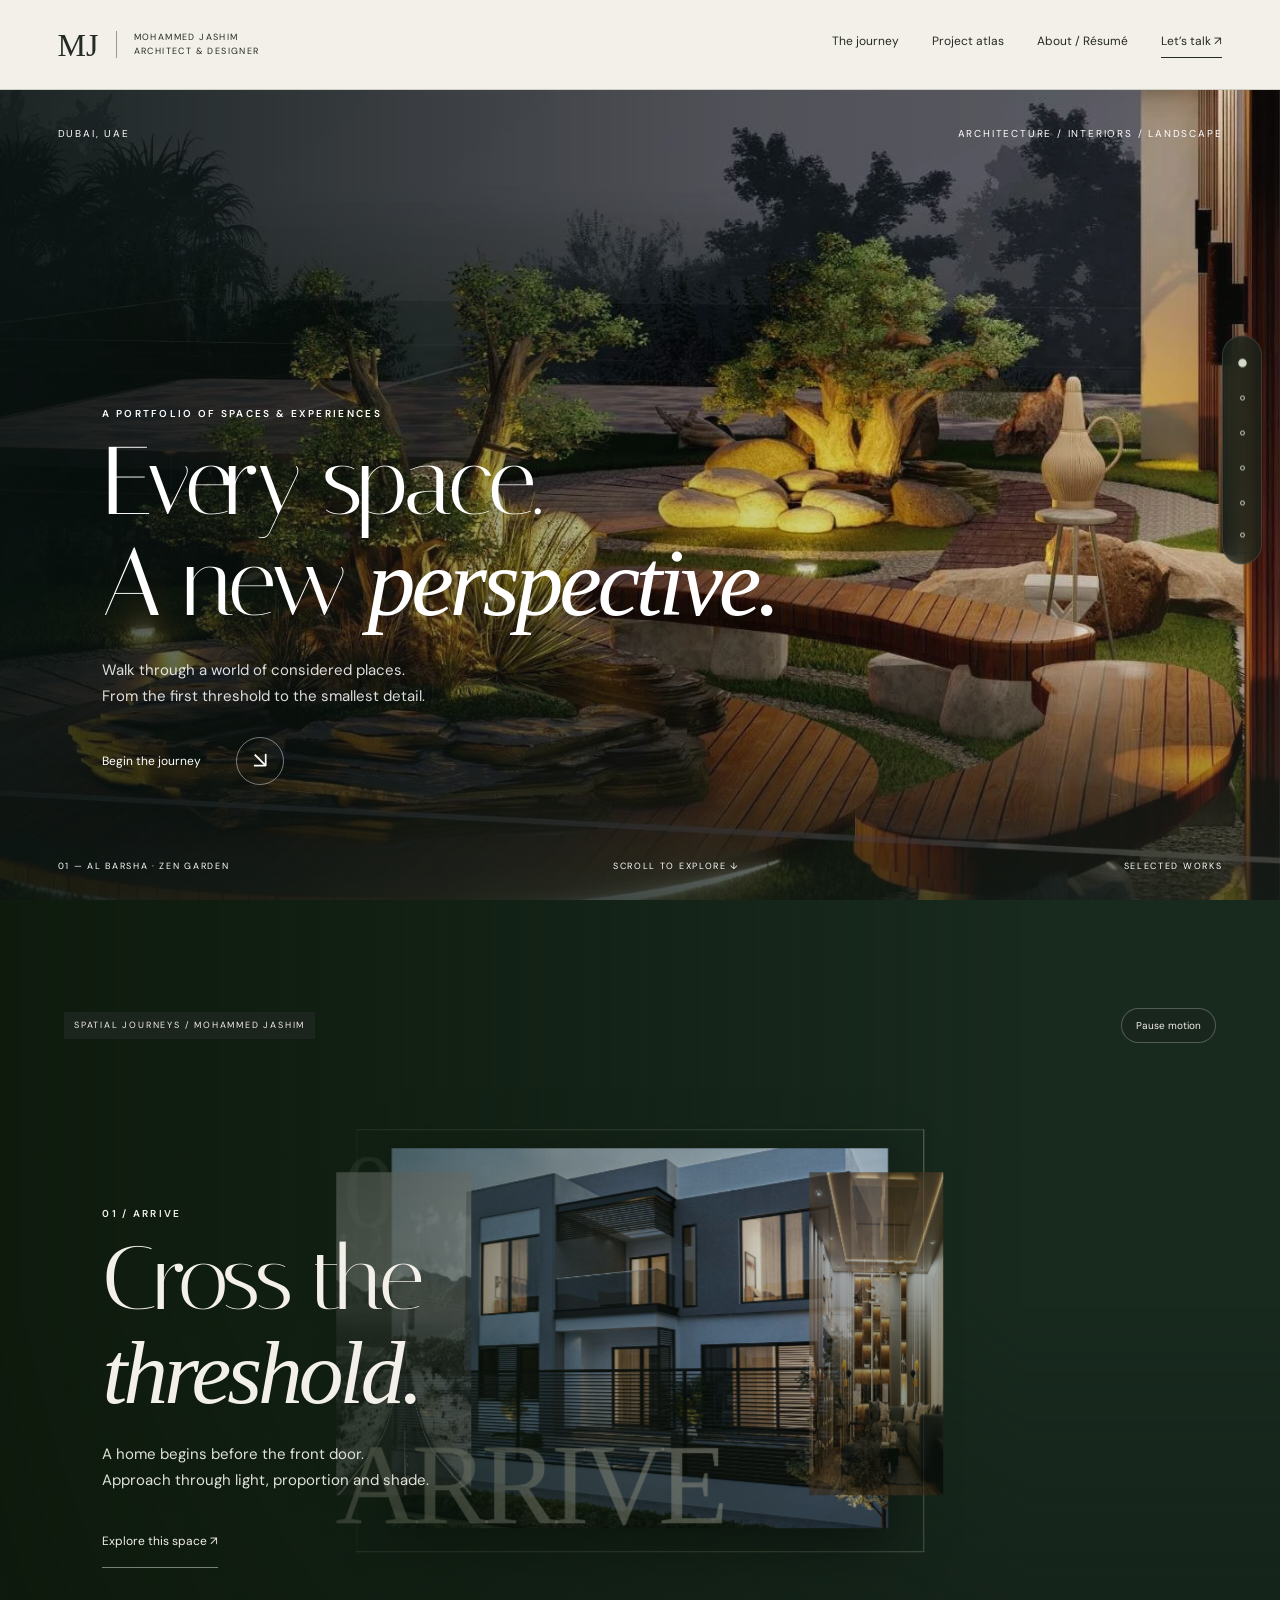
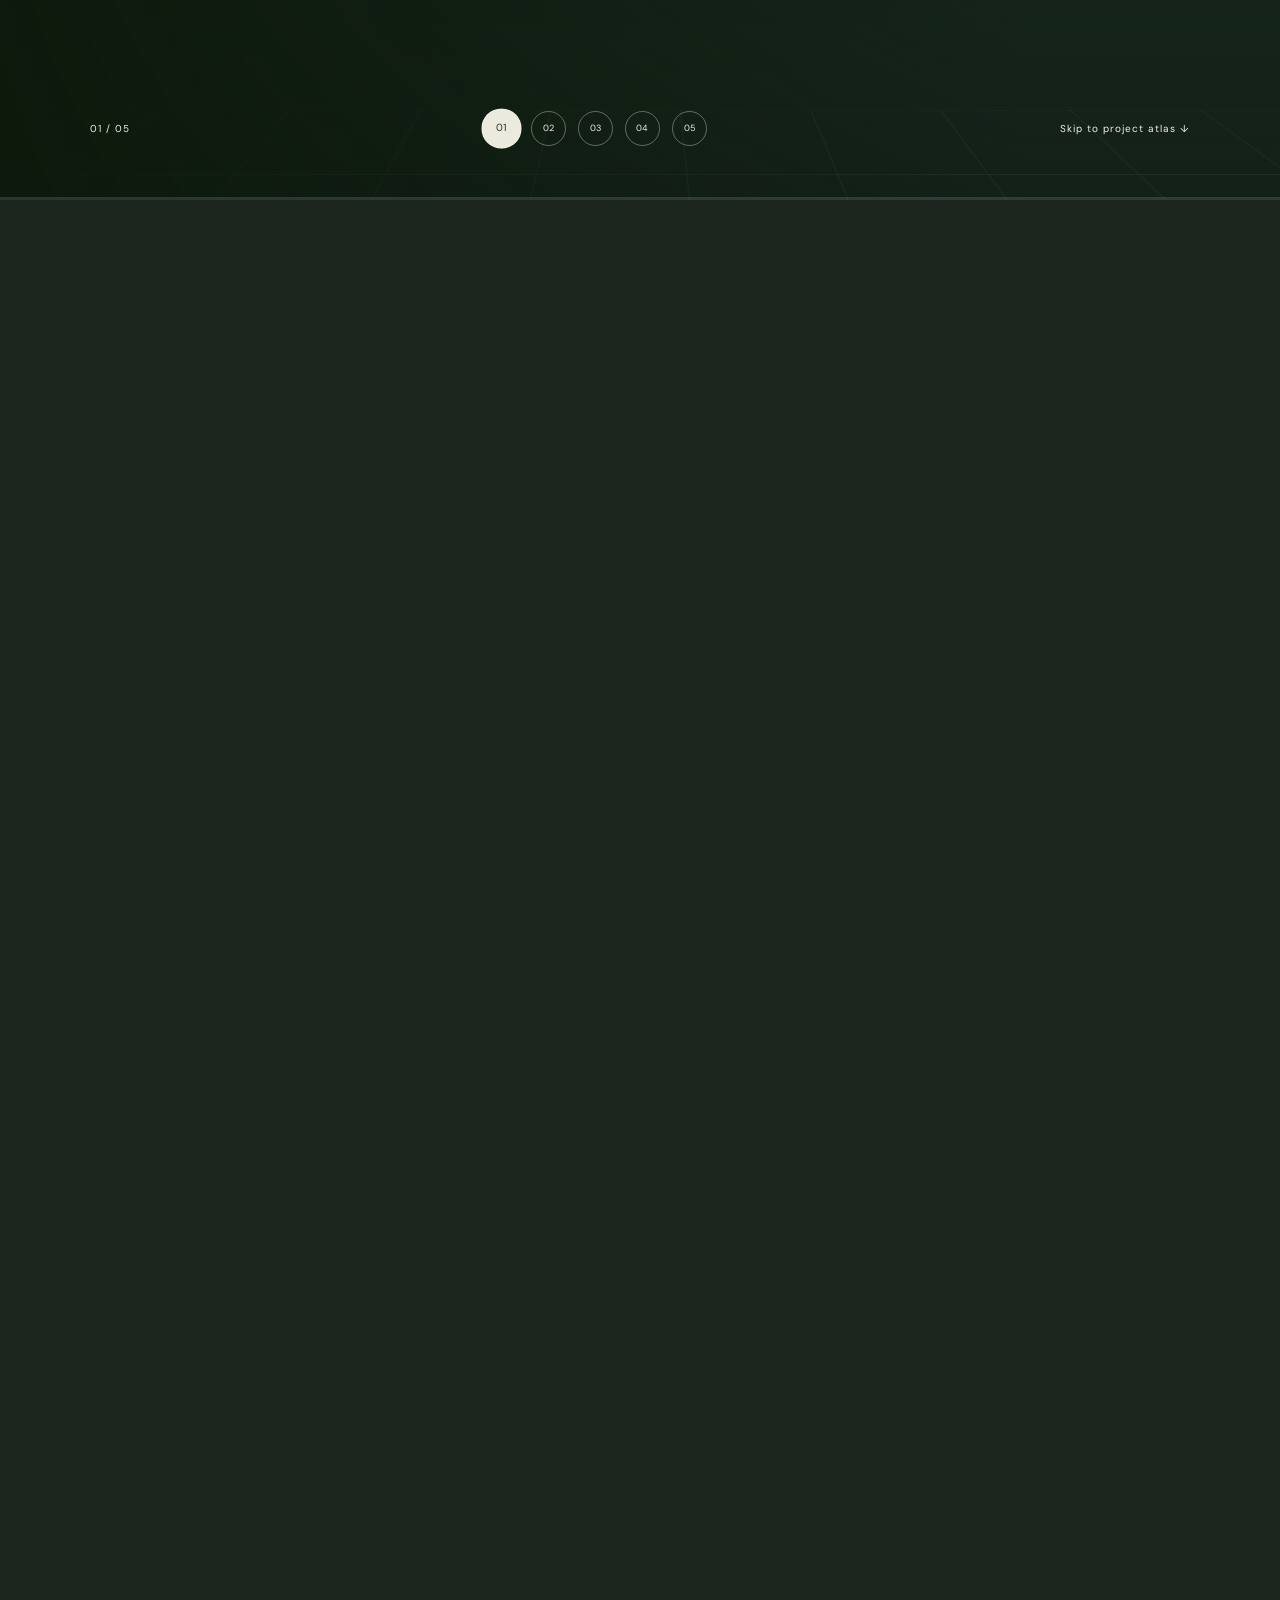
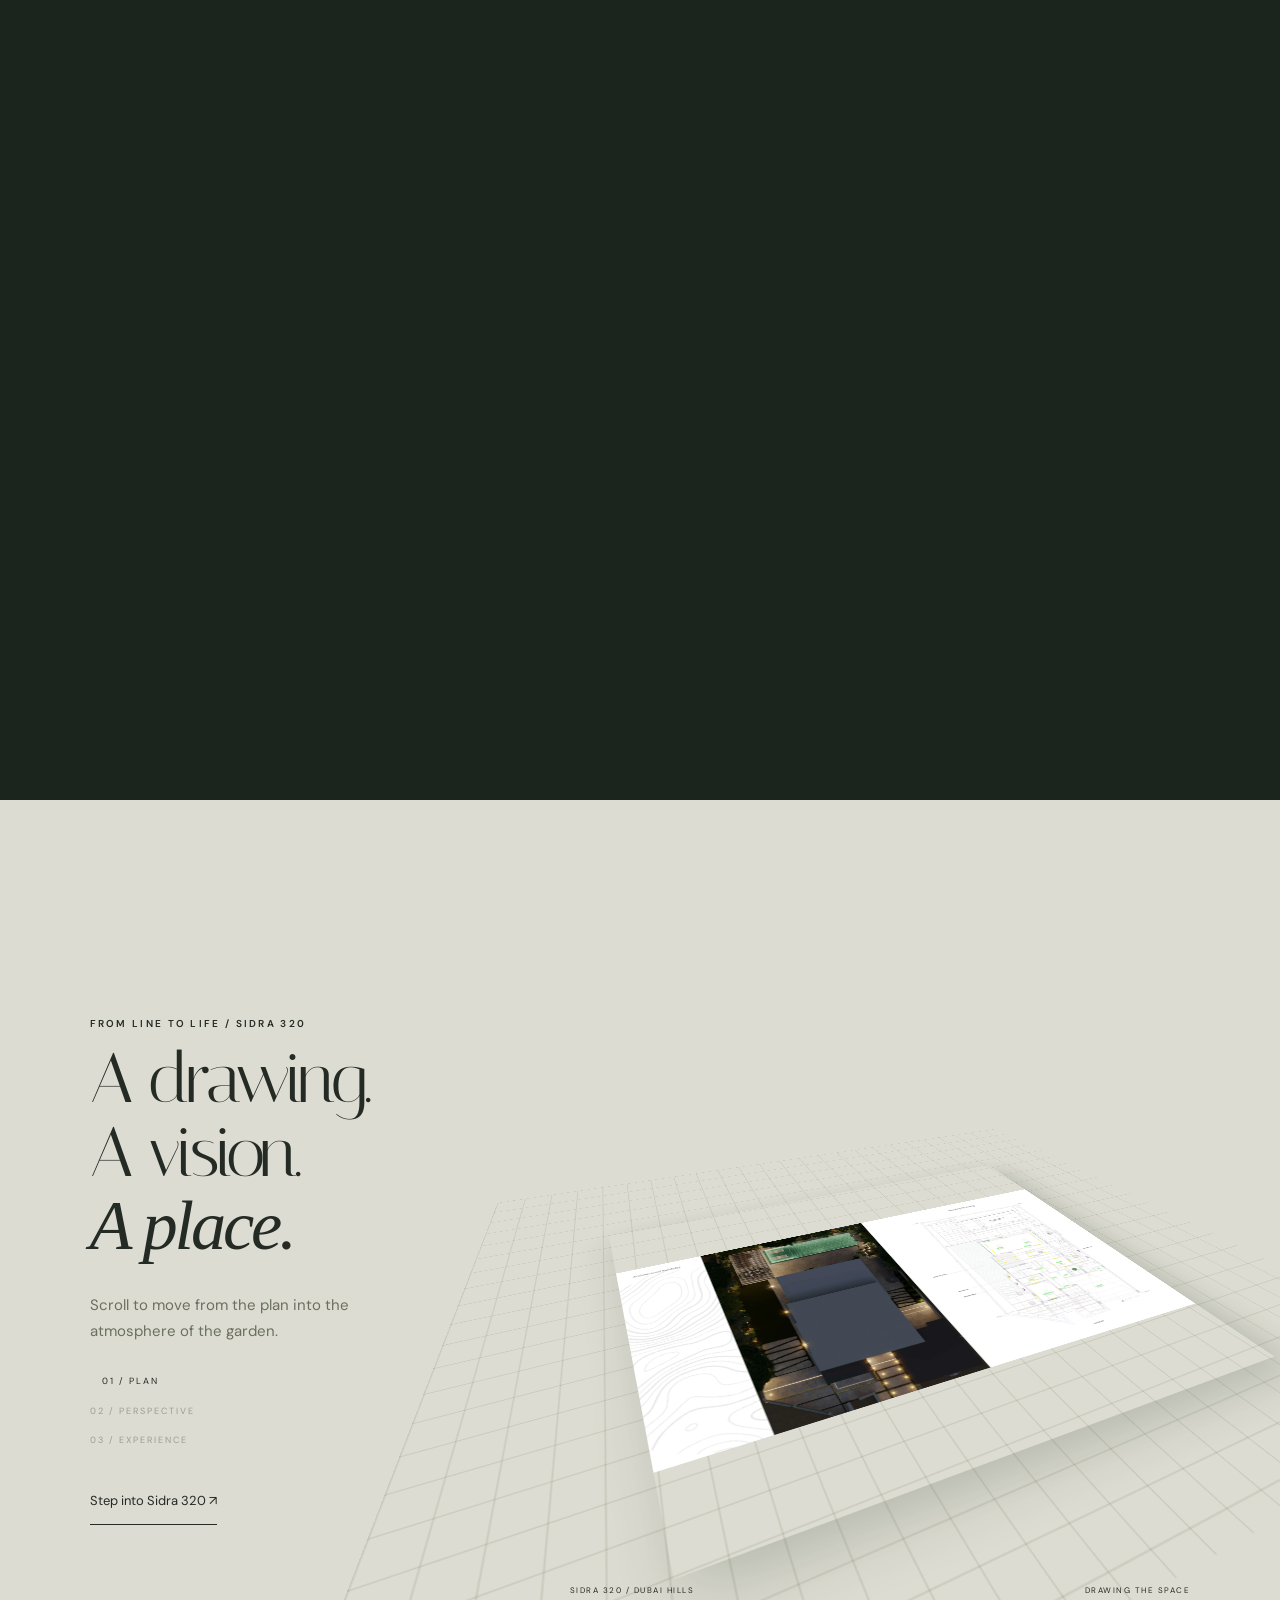
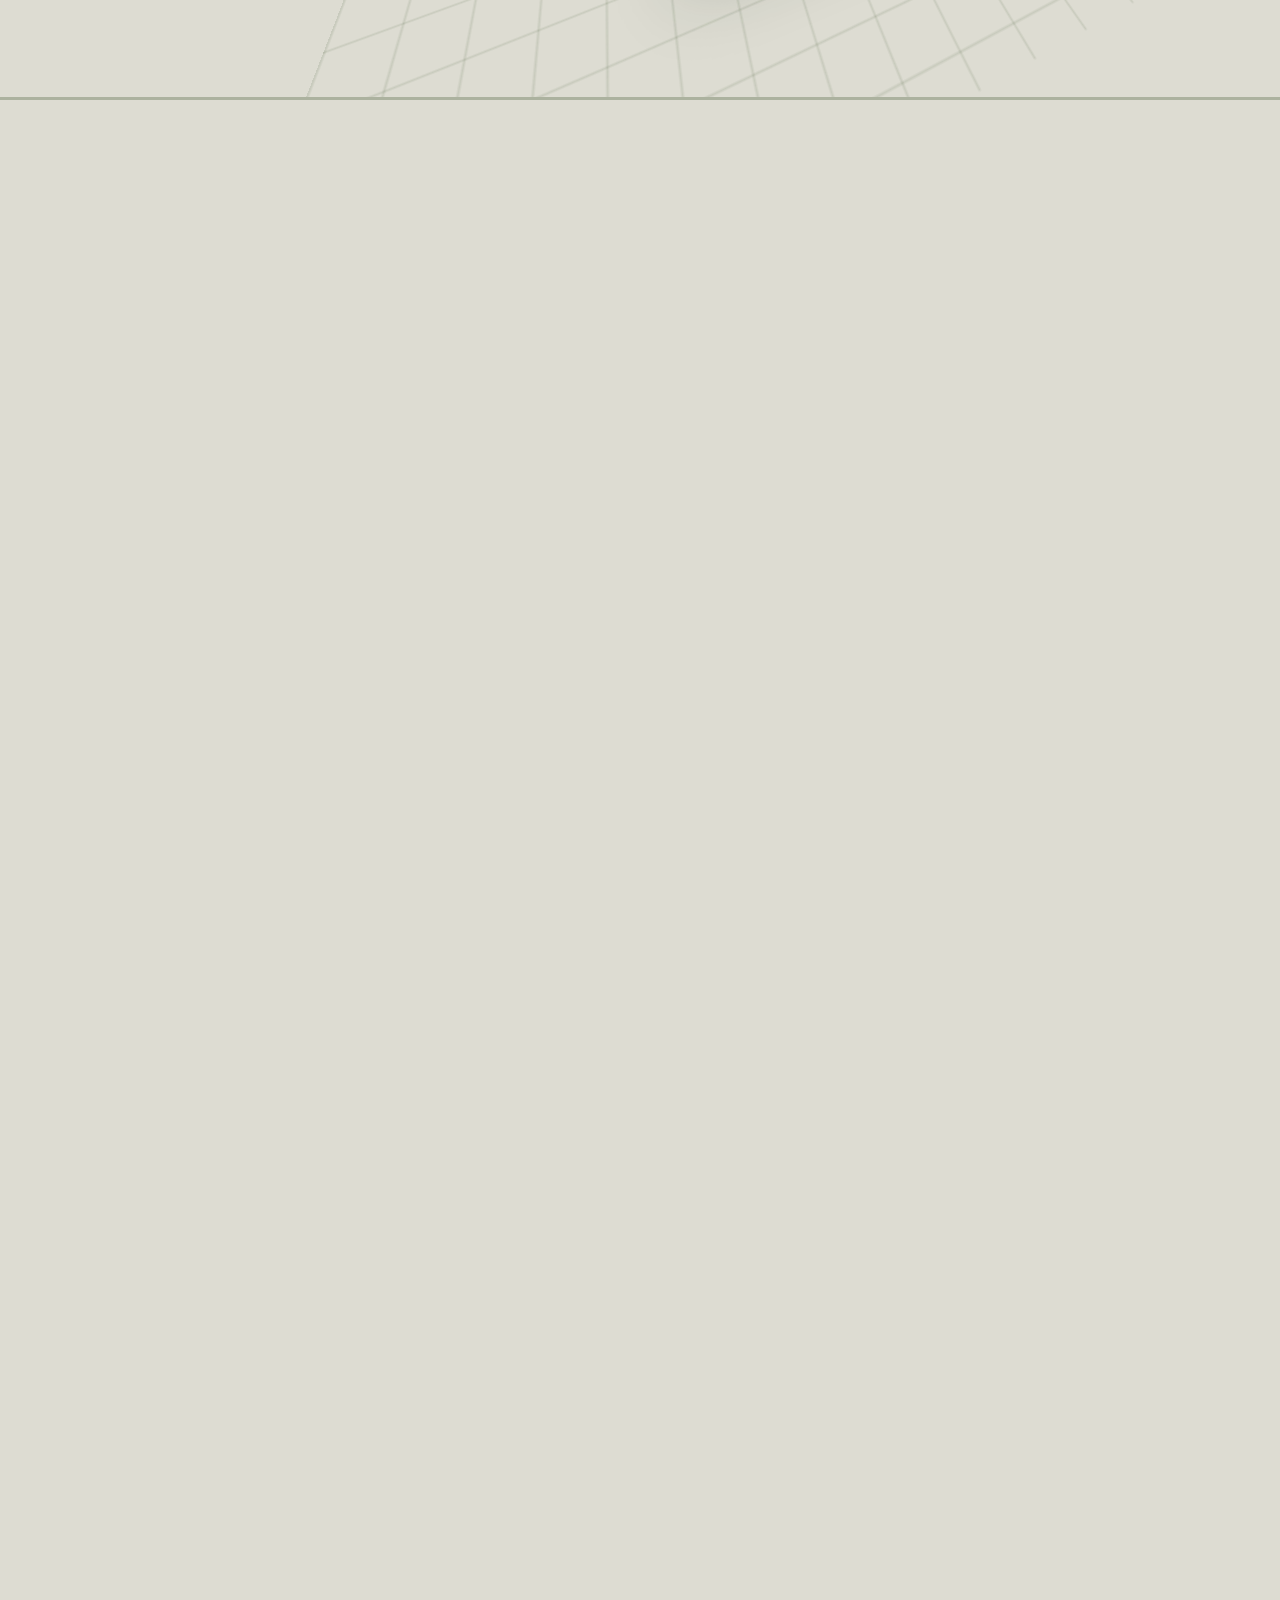
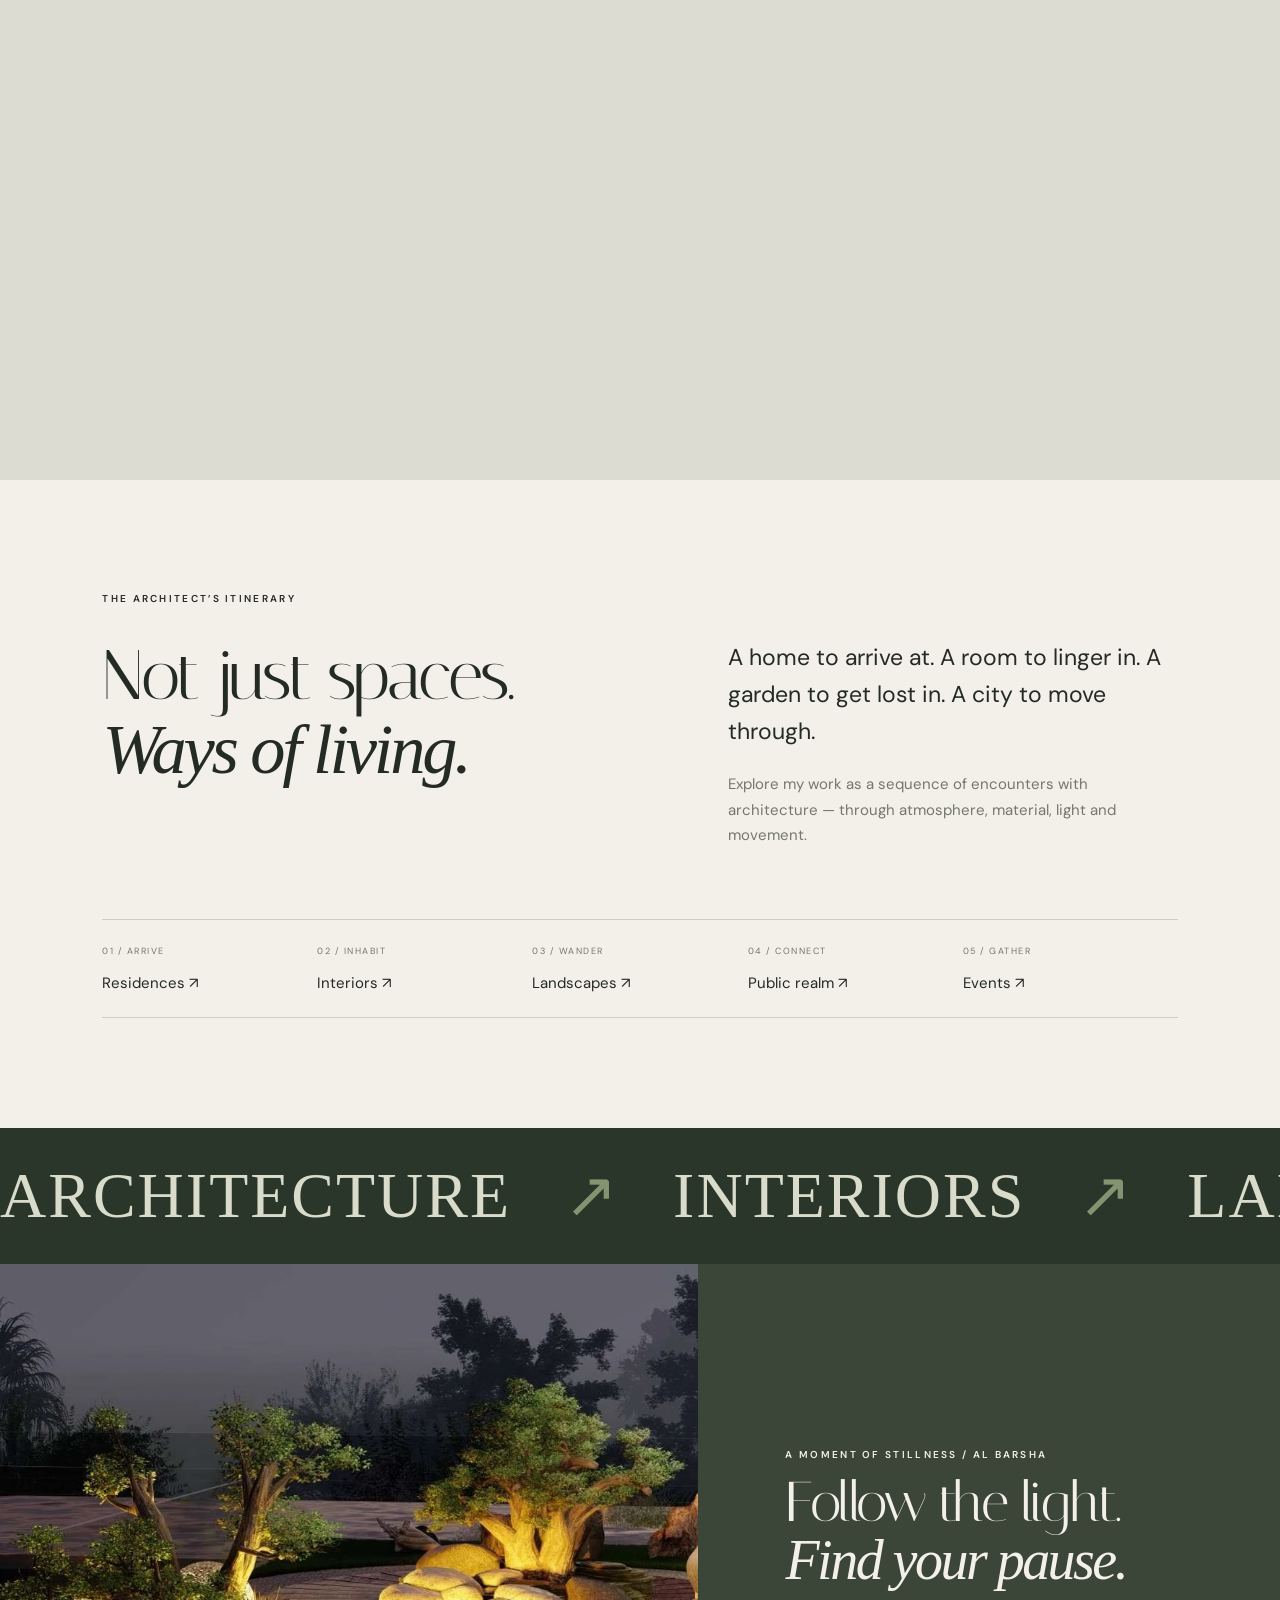
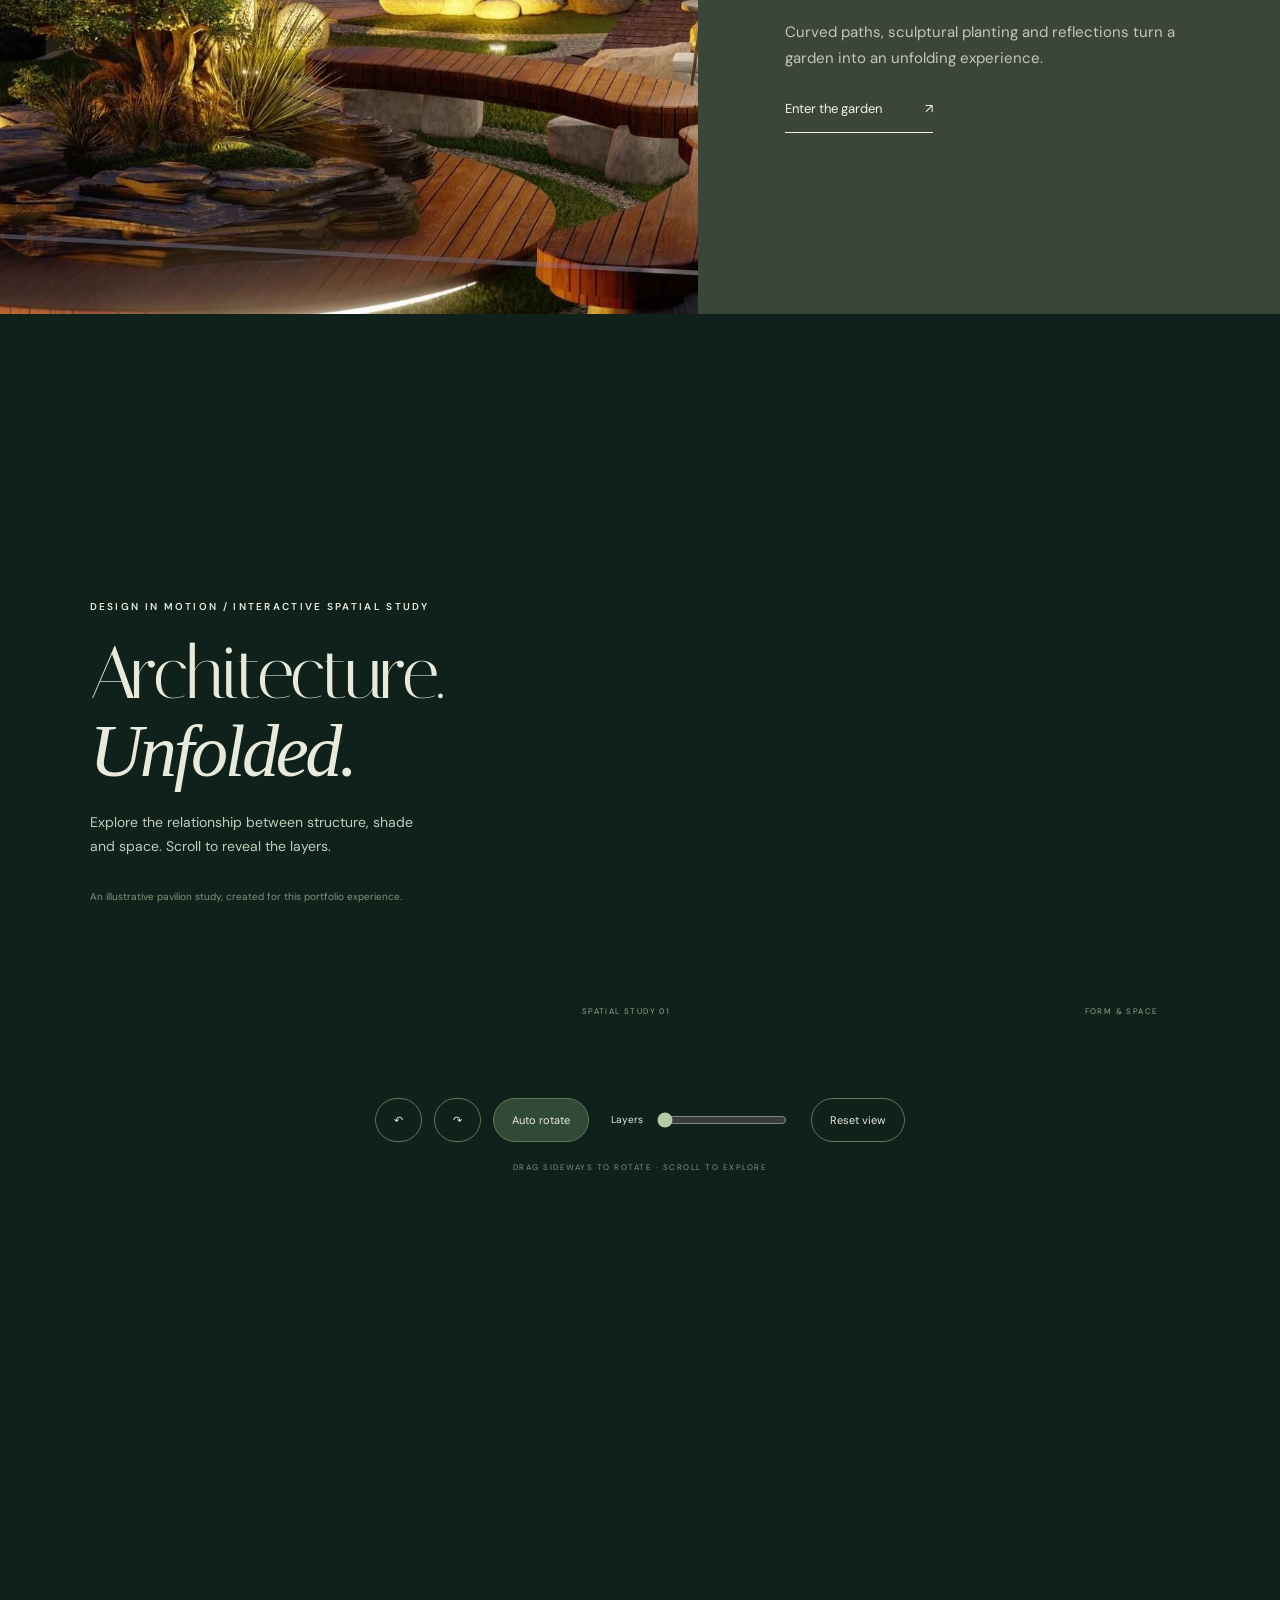
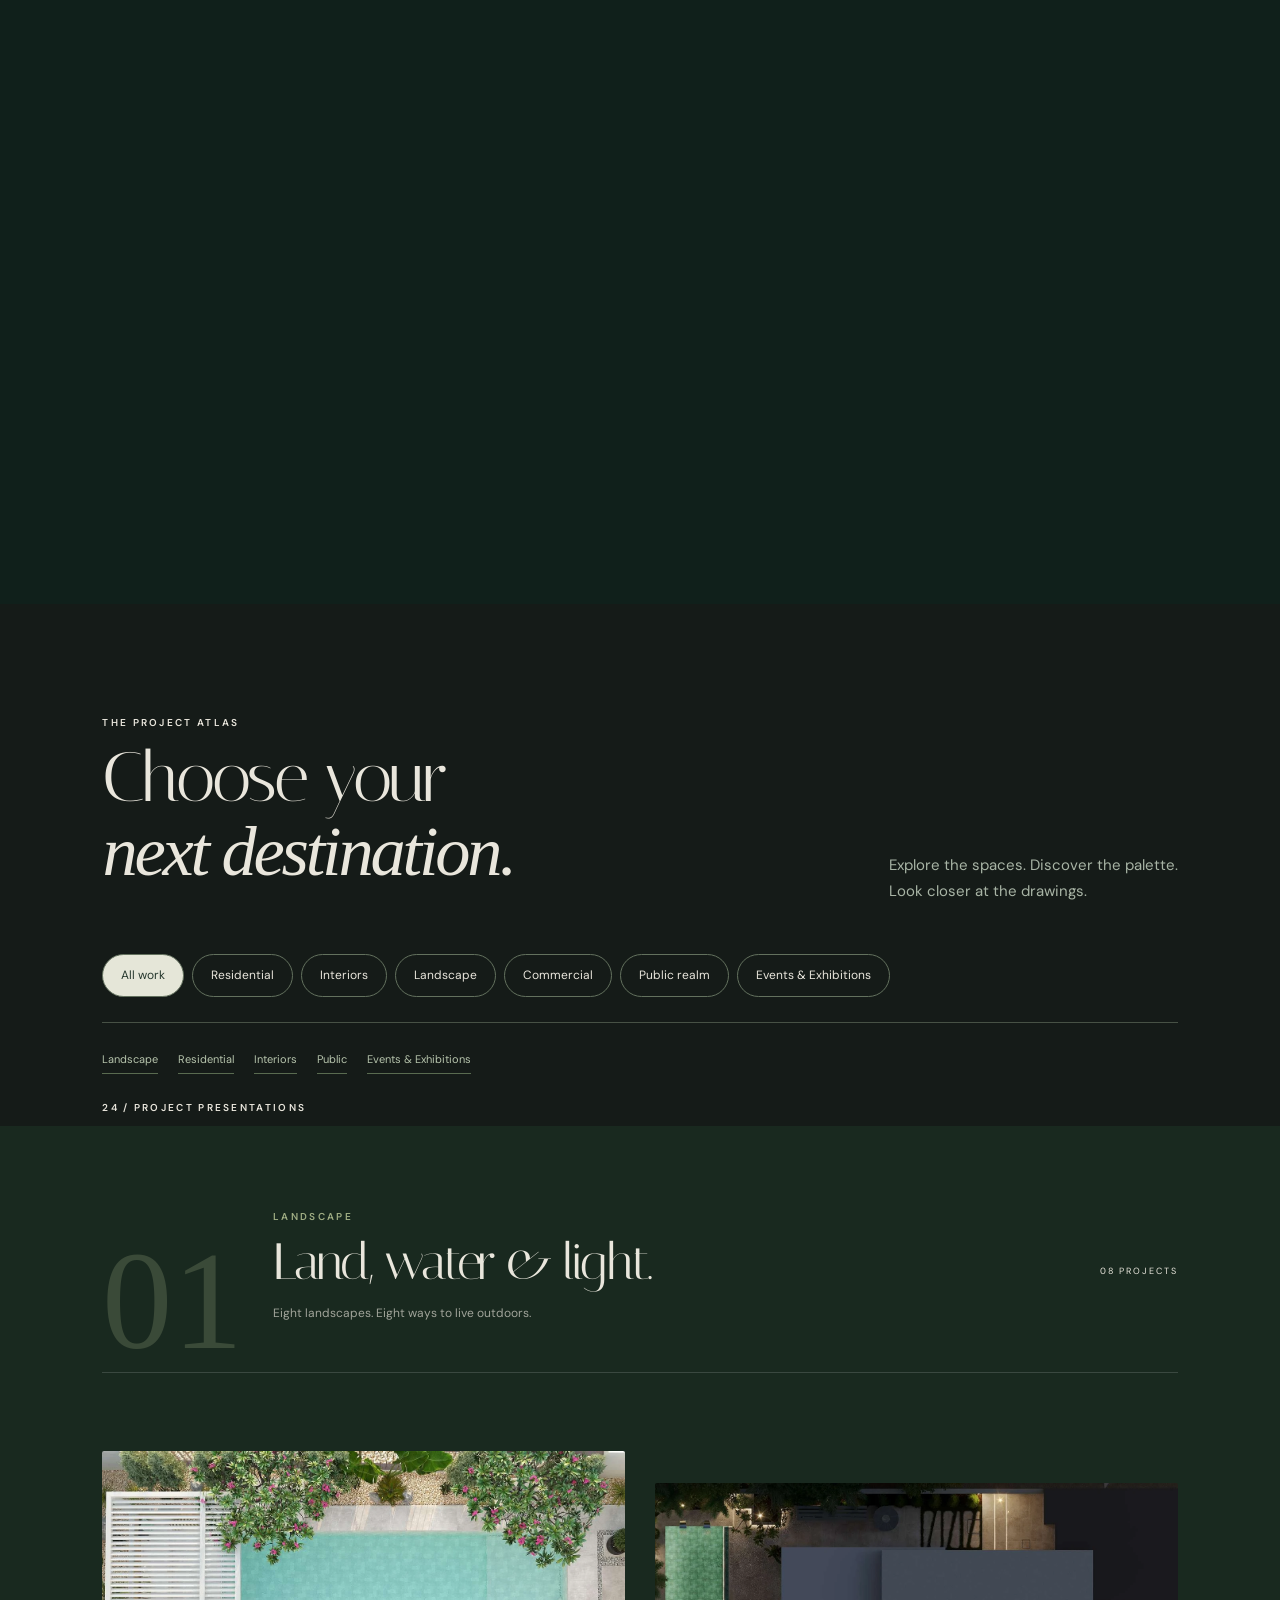
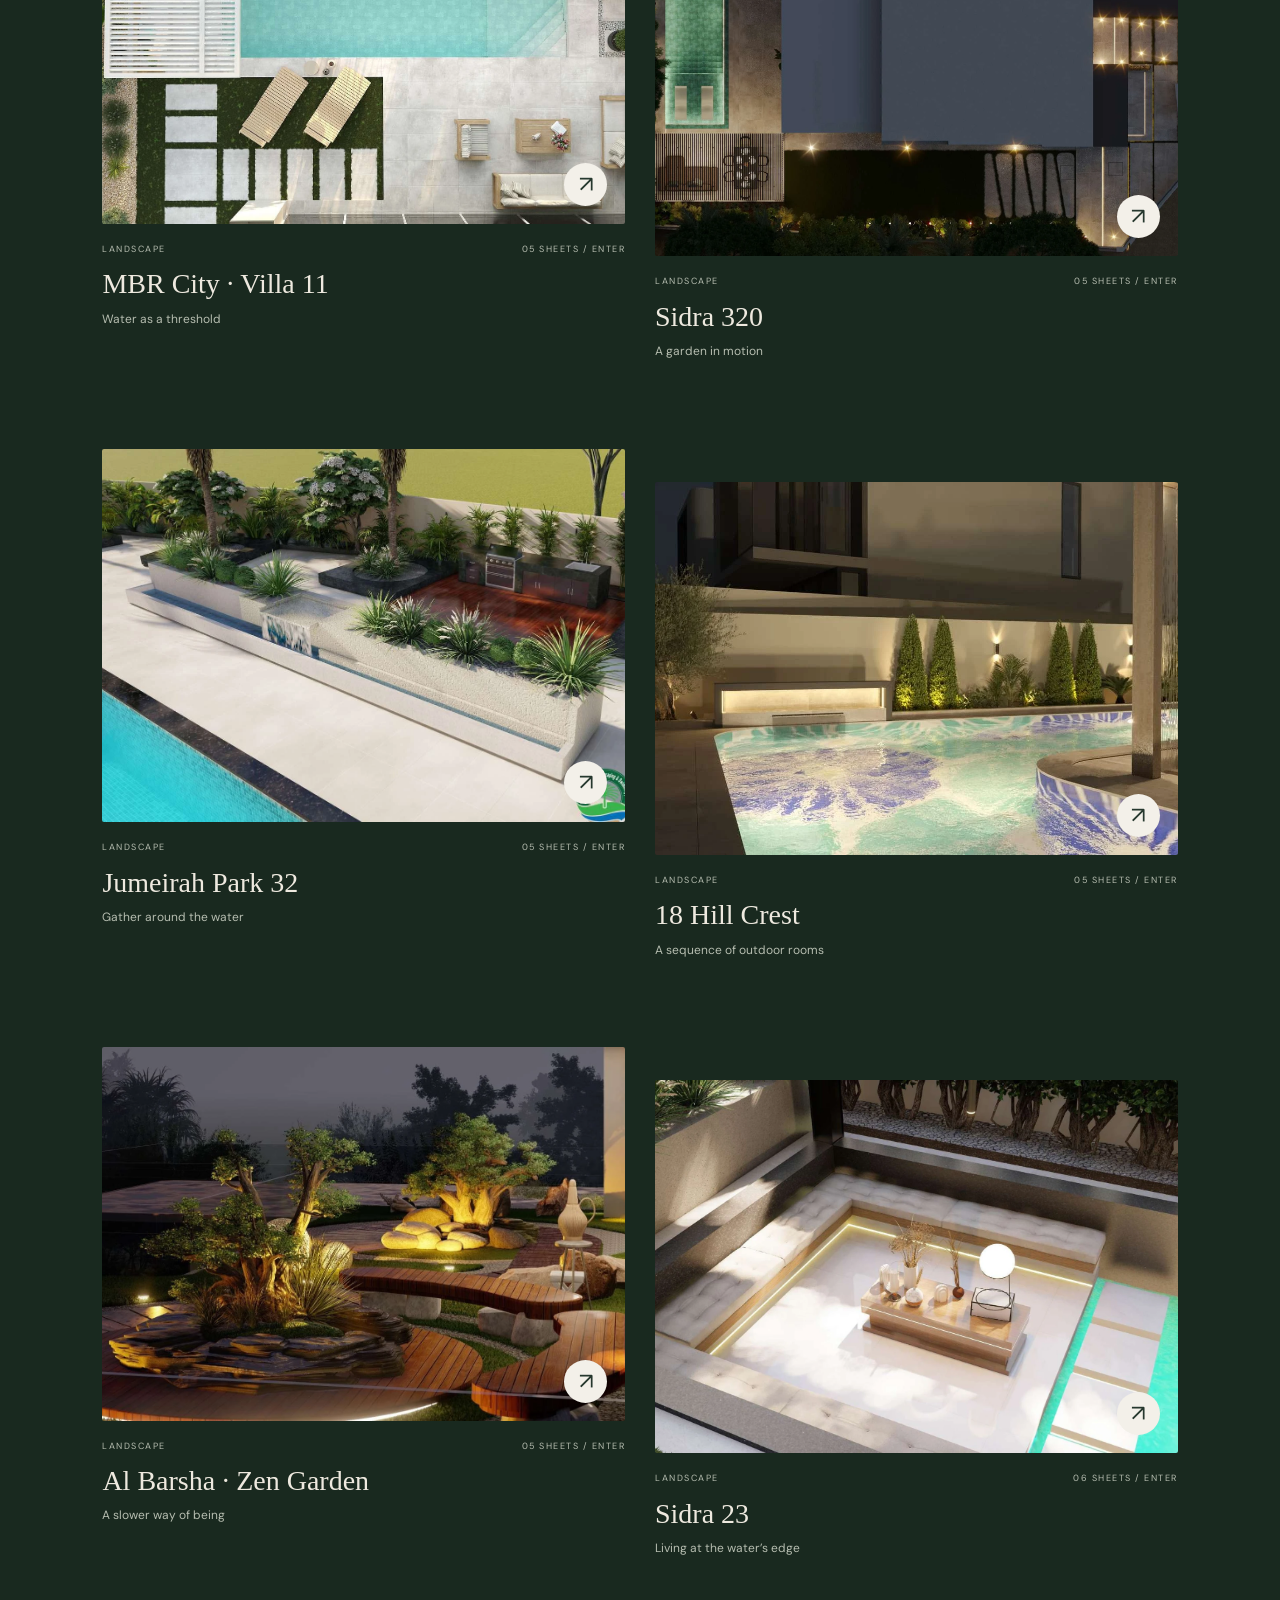
<file: index.html>
<!doctype html><html lang="en"><head><meta charset="utf-8"><meta name="viewport" content="width=device-width,initial-scale=1"><title>Mohammed Jashim — Spatial Journeys</title><meta name="description" content="Explore the architecture, interiors and landscapes of Mohammed Jashim. A journey through considered spaces in Dubai."><link rel="stylesheet" href="style.css"></head><body><div class="progress" id="progress"></div><header><a class="brand" href="#home">MJ<span>MOHAMMED JASHIM<br>ARCHITECT & DESIGNER</span></a><nav aria-label="Main navigation"><a href="#walk">The journey</a><a href="#atlas">Project atlas</a><a href="#about">About / Résumé</a><a href="#contact">Let’s talk ↗</a></nav></header><main><section class="hero" id="home"><img src="assets/hero-4.webp" alt="Al Barsha Zen Garden at dusk, with illuminated sculptural trees, curved timber paths and warm landscape lighting" fetchpriority="high" decoding="async"><div class="hero-shade"></div><div class="hero-top">DUBAI, UAE <span>ARCHITECTURE / INTERIORS / LANDSCAPE</span></div><div class="hero-copy"><p class="eyebrow">A PORTFOLIO OF SPACES & EXPERIENCES</p><h1>Every space.<br>A new <em>perspective.</em></h1><p>Walk through a world of considered places.<br>From the first threshold to the smallest detail.</p><a class="round-link" href="#walk"><span>Begin the journey</span><b>↘</b></a></div><div class="hero-bottom"><span>01 — AL BARSHA · ZEN GARDEN</span><span>SCROLL TO EXPLORE ↓</span><span>SELECTED WORKS</span></div></section><section class="walk" id="walk" aria-label="An immersive journey through five architectural worlds"><div class="walk-stage"><div class="walk-scenes"></div><div class="walk-shade"></div><div class="walk-frame" aria-hidden="true"></div><div class="walk-top"><span>SPATIAL JOURNEYS / MOHAMMED JASHIM</span><button id="motion-toggle" aria-pressed="false">Pause motion</button></div><div class="walk-copy"><p class="eyebrow" id="walk-kicker"></p><h2 id="walk-title"></h2><p id="walk-description"></p><button class="walk-enter" id="walk-enter">Explore this space ↗</button></div><div class="walk-bottom"><span id="walk-position">01 / 05</span><nav class="walk-stops" aria-label="Journey chapters"></nav><a href="#atlas">Skip to project atlas ↓</a></div><div class="walk-track"><i></i></div></div></section><section class="design-evolution" id="evolution"><div class="evolution-stage"><div class="evolution-copy"><p class="eyebrow">FROM LINE TO LIFE / SIDRA 320</p><h2>A drawing.<br>A vision.<br><em>A place.</em></h2><p>Scroll to move from the plan into the atmosphere of the garden.</p><div class="evolution-phases"><span>01 / PLAN</span><span>02 / PERSPECTIVE</span><span>03 / EXPERIENCE</span></div><button class="text-link" data-project="1">Step into Sidra 320 ↗</button></div><div class="evolution-model"><div class="evolution-grid" aria-hidden="true"></div><img class="evolution-plan" src="assets/0-14.webp" alt="Original Sidra 320 landscape plan"><img class="evolution-render" src="assets/hero-1.webp" alt="Rendered atmosphere of Sidra 320"><div class="evolution-label"><span>SIDRA 320 / DUBAI HILLS</span><span id="evolution-state">DRAWING THE SPACE</span></div></div><div class="evolution-progress"><i></i></div></div></section><section class="intro wrap" id="journey"><p class="eyebrow">THE ARCHITECT’S ITINERARY</p><div class="intro-grid"><h2>Not just spaces.<br><em>Ways of living.</em></h2><div><p class="large-copy">A home to arrive at. A room to linger in. A garden to get lost in. A city to move through.</p><p>Explore my work as a sequence of encounters with architecture — through atmosphere, material, light and movement.</p></div></div><div class="route" aria-label="Explore by chapter"><button data-filter="Residential"><small>01 / ARRIVE</small>Residences ↗</button><button data-filter="Interior"><small>02 / INHABIT</small>Interiors ↗</button><button data-filter="Landscape"><small>03 / WANDER</small>Landscapes ↗</button><button data-filter="Public realm"><small>04 / CONNECT</small>Public realm ↗</button><button data-filter="Events"><small>05 / GATHER</small>Events ↗</button></div></section><section class="feature"><img src="assets/hero-4.webp" alt="Sculptural trees and illuminated curved timber paths in the Al Barsha Zen Garden" loading="lazy"><div><p class="eyebrow">A MOMENT OF STILLNESS / AL BARSHA</p><h2>Follow the light.<br><em>Find your pause.</em></h2><p>Curved paths, sculptural planting and reflections turn a garden into an unfolding experience.</p><button class="text-link" data-project="4">Enter the garden <span>↗</span></button></div></section><section class="pavilion-section" id="pavilion" aria-labelledby="pavilion-title"><div class="pavilion-stage"><div class="pavilion-heading"><p class="eyebrow">DESIGN IN MOTION / INTERACTIVE SPATIAL STUDY</p><h2 id="pavilion-title">Architecture.<br><em>Unfolded.</em></h2><p>Explore the relationship between structure, shade and space. Scroll to reveal the layers.</p><p class="pavilion-caption">An illustrative pavilion study, created for this portfolio experience.</p></div><div class="pavilion-viewport"><canvas id="pavilion-canvas" role="img" aria-label="Rotating three-dimensional pavilion with a roof, columns, terraces and a reflecting pool">An architectural pavilion study. Use the controls below to rotate the model and separate its layers.</canvas><div class="pavilion-label"><span>SPATIAL STUDY 01</span><span id="pavilion-phase" aria-live="polite">FORM & SPACE</span></div></div><div class="pavilion-controls" aria-label="Pavilion controls"><button id="rotate-left" aria-label="Rotate pavilion left">↶</button><button id="rotate-right" aria-label="Rotate pavilion right">↷</button><button id="pavilion-auto" aria-pressed="true">Auto rotate</button><label>Layers <input id="pavilion-layers" type="range" min="0" max="100" value="0" aria-label="Separate pavilion layers"></label><button id="pavilion-reset">Reset view</button></div><p class="pavilion-hint">DRAG SIDEWAYS TO ROTATE · SCROLL TO EXPLORE</p></div></section><section class="wrap atlas" id="atlas"><div class="section-heading"><div><p class="eyebrow">THE PROJECT ATLAS</p><h2>Choose your<br><em>next destination.</em></h2></div><p>Explore the spaces. Discover the palette.<br>Look closer at the drawings.</p></div><div class="filters" role="group" aria-label="Filter projects"><button class="active" data-filter="All" aria-pressed="true">All work</button><button data-filter="Residential" aria-pressed="false">Residential</button><button data-filter="Interior" aria-pressed="false">Interiors</button><button data-filter="Landscape" aria-pressed="false">Landscape</button><button data-filter="Commercial" aria-pressed="false">Commercial</button><button data-filter="Public realm" aria-pressed="false">Public realm</button><button data-filter="Events" aria-pressed="false">Events & Exhibitions</button></div><div class="collection-jumps"><a href="#collection-landscape">Landscape</a><a href="#collection-residential">Residential</a><a href="#collection-interior">Interiors</a><a href="#collection-public">Public</a><a href="#collection-events">Events & Exhibitions</a></div><p id="count" class="eyebrow" aria-live="polite"></p><div id="projects" class="project-collections"></div><article id="commercial" hidden><p class="eyebrow">COMMERCIAL INTERIOR / PROJECT EXPERIENCE</p><h3>One by Omniyat</h3><p>Complete commercial interior delivery, including design development, coordination, execution and handover, as Project Manager at Desert Dreams Turf Landscaping & Swimming Pool.</p><p class="muted">Recorded in the résumé. Project photography and a verified material palette are not included in the supplied portfolio.</p><a href="#about" class="text-link">View professional experience ↗</a></article></section><section class="portfolio-library wrap"><p class="eyebrow">THE COMPLETE ARCHIVE / BOTH PORTFOLIOS</p><h2>Every project.<br><em>Every page.</em></h2><p>Browse the original 48-page landscape portfolio and 60-page architectural portfolio, including complete project descriptions, plans, elevations, interiors, events and exhibition work.</p><div><a class="pill" href="Landscape-Portfolio.pdf" target="_blank">Landscape portfolio · 48 pages ↗</a><a class="pill" href="Architecture-Portfolio.pdf" target="_blank">Architecture portfolio · 60 pages ↗</a></div></section><section class="drawing-section wrap" id="drawings"><div><p class="eyebrow">BEYOND THE IMAGE</p><h2>Atmosphere,<br><em>drawn precisely.</em></h2><p>Plans, elevations and details reveal the thinking behind a space. Explore the original drawing sheets and see how a design moves from an idea to a buildable proposition.</p><button class="text-link" id="drawing-open">Open the drawing room ↗</button></div><button class="drawing-preview" id="drawing-preview" aria-label="Open architectural working drawings"><img src="assets/1-10.webp" alt="Original RTA working drawing sheet" loading="lazy"><span>PLANS / ELEVATIONS / DETAILS <b>＋</b></span></button></section><section class="about wrap" id="about"><div class="portrait"><img src="assets/portrait.webp" alt="Portrait of Mohammed Jashim" loading="lazy"><p>MOHAMMED JASHIM KT<br><span>DESIGN ARCHITECT & PROJECT MANAGER</span></p></div><div><p class="eyebrow">THE PERSON BEHIND THE PLACES / MOHAMMED JASHIM KT</p><h2>Thoughtful design.<br><em>Grounded in detail.</em></h2><p>Based in Dubai, I work across architecture, interiors, landscape and project delivery. My approach connects spatial clarity with material warmth, balancing creative ambition with the practical demands of building.</p><p>My experience spans residential landscapes and swimming pools, commercial interiors, RTA infrastructure and event environments for Dubai Customs and Dubai Ambulance.</p><div class="resume-actions"><a class="pill" href="resume.html">Explore animated résumé ↗</a><a class="pill" href="Mohammed-Jashim-KT-Resume.pdf" download>Download résumé PDF ↓</a><a class="pill" href="https://www.linkedin.com/in/mohammed-jashim-kt-149450216" target="_blank" rel="noopener noreferrer">LinkedIn ↗</a></div><div class="career"><p class="eyebrow">THE PROFESSIONAL JOURNEY</p><article><time>JAN 2025 — PRESENT</time><h3>Project Manager</h3><p>Desert Dreams Turf Landscaping & Swimming Pool · Dubai</p><p>Design and delivery of 13+ residential landscape and pool projects. Commercial interior delivery for One by Omniyat. Client coordination, budgets, site supervision and handover.</p></article><article><time>JUN 2023 — DEC 2024</time><h3>Design & Building Architect</h3><p>Vision Catalyst LLC · Dubai</p><p>RTA portacabins, bus shades and shelters; Dubai Customs camp layouts and Dubai Ambulance events. Villa design, landscape concepts, architectural reviews and 3D visualisation.</p></article><article><time>FEB 2022 — MAY 2023</time><h3>Junior Architect</h3><p>RID Architectural and Engineering · India</p><p>Architectural design, construction plans and multidisciplinary coordination.</p></article><article><time>JUL 2021 — DEC 2021</time><h3>Architectural Intern</h3><p>Archinks Infracon Planners Pvt. Ltd. · India</p><p>Design development, plans, specifications and project documentation.</p></article></div><div class="skills"><p class="eyebrow">TOOLS OF THE PRACTICE</p><p>AutoCAD · SketchUp · D5 Render · Revit · Enscape · Lumion · SketchUp Veras (AI) · Photoshop · InDesign · Microsoft 365</p><p class="eyebrow">EDUCATION</p><p>Bachelor’s Degree in Architecture<br>Anna University, India · 2017–2022</p></div></div></section><footer id="contact"><p class="eyebrow">THE NEXT CHAPTER</p><h2>Let’s make<br><em>room for an idea.</em></h2><a class="email" href="mailto:jashimkt188@gmail.com">jashimkt188@gmail.com ↗</a><div class="footer-bottom"><a href="tel:+971552463414">+971 55 246 3414</a><span>AL KARAMA, DUBAI</span><a href="https://www.linkedin.com/in/mohammed-jashim-kt-149450216" target="_blank" rel="noopener noreferrer">LINKEDIN ↗</a><a href="#home">BACK TO THE START ↑</a></div></footer></main><dialog id="project-dialog"><div class="dialog-toolbar"><span>SPATIAL JOURNEYS / PROJECT EXPLORER</span><button id="close-project" aria-label="Close project">Close ×</button></div><div id="detail"></div></dialog><dialog id="lightbox"><div class="light-controls"><button id="prev-image" aria-label="Previous image">←</button><span id="image-count"></span><a id="full-image" target="_blank">Open full size ↗</a><button id="next-image" aria-label="Next image">→</button><button id="close-image" aria-label="Close image viewer">Close ×</button></div><div class="zoom-area"><img id="light-image" alt="Enlarged project sheet"></div></dialog><script src="projects.js"></script><script src="app.js"></script><script src="motion.js"></script><script src="experience.js"></script><script src="cinematic.js"></script><script src="collections.js"></script><script src="pavilion.js"></script></body></html>
</file>
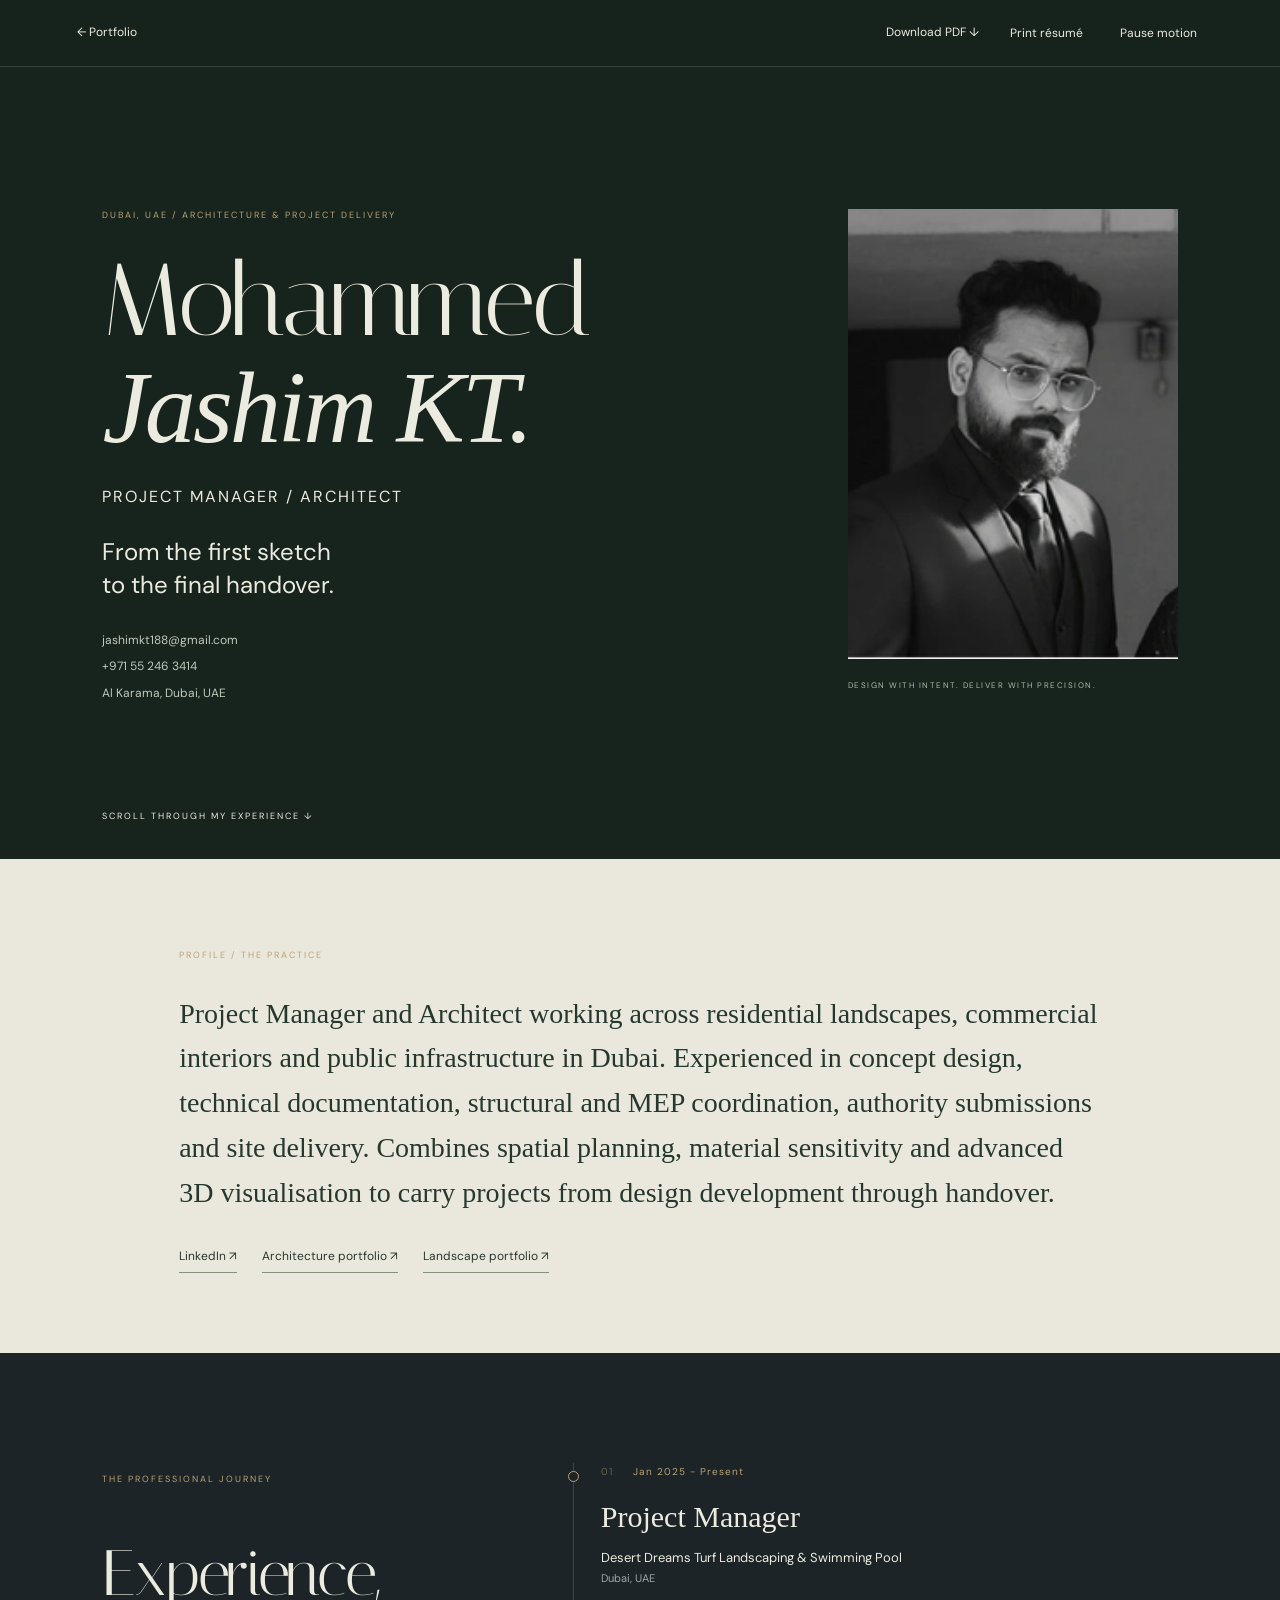
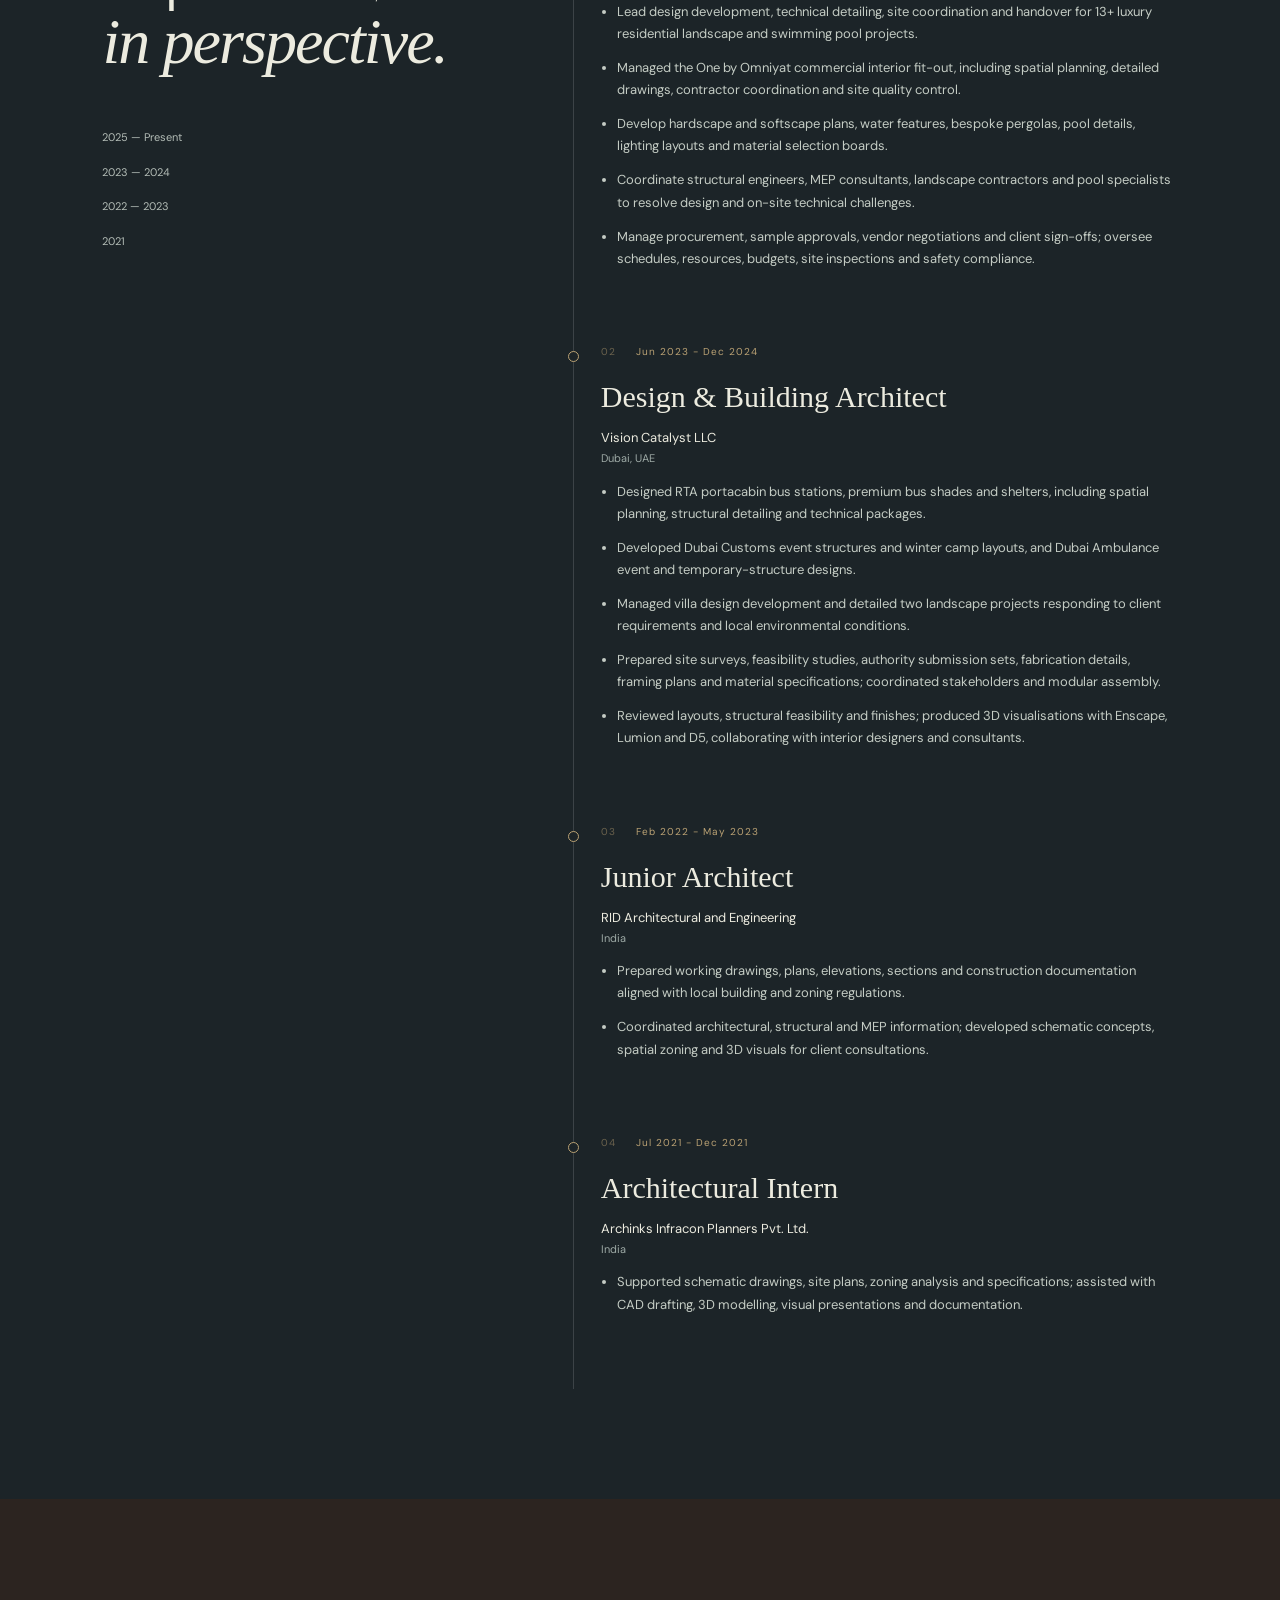
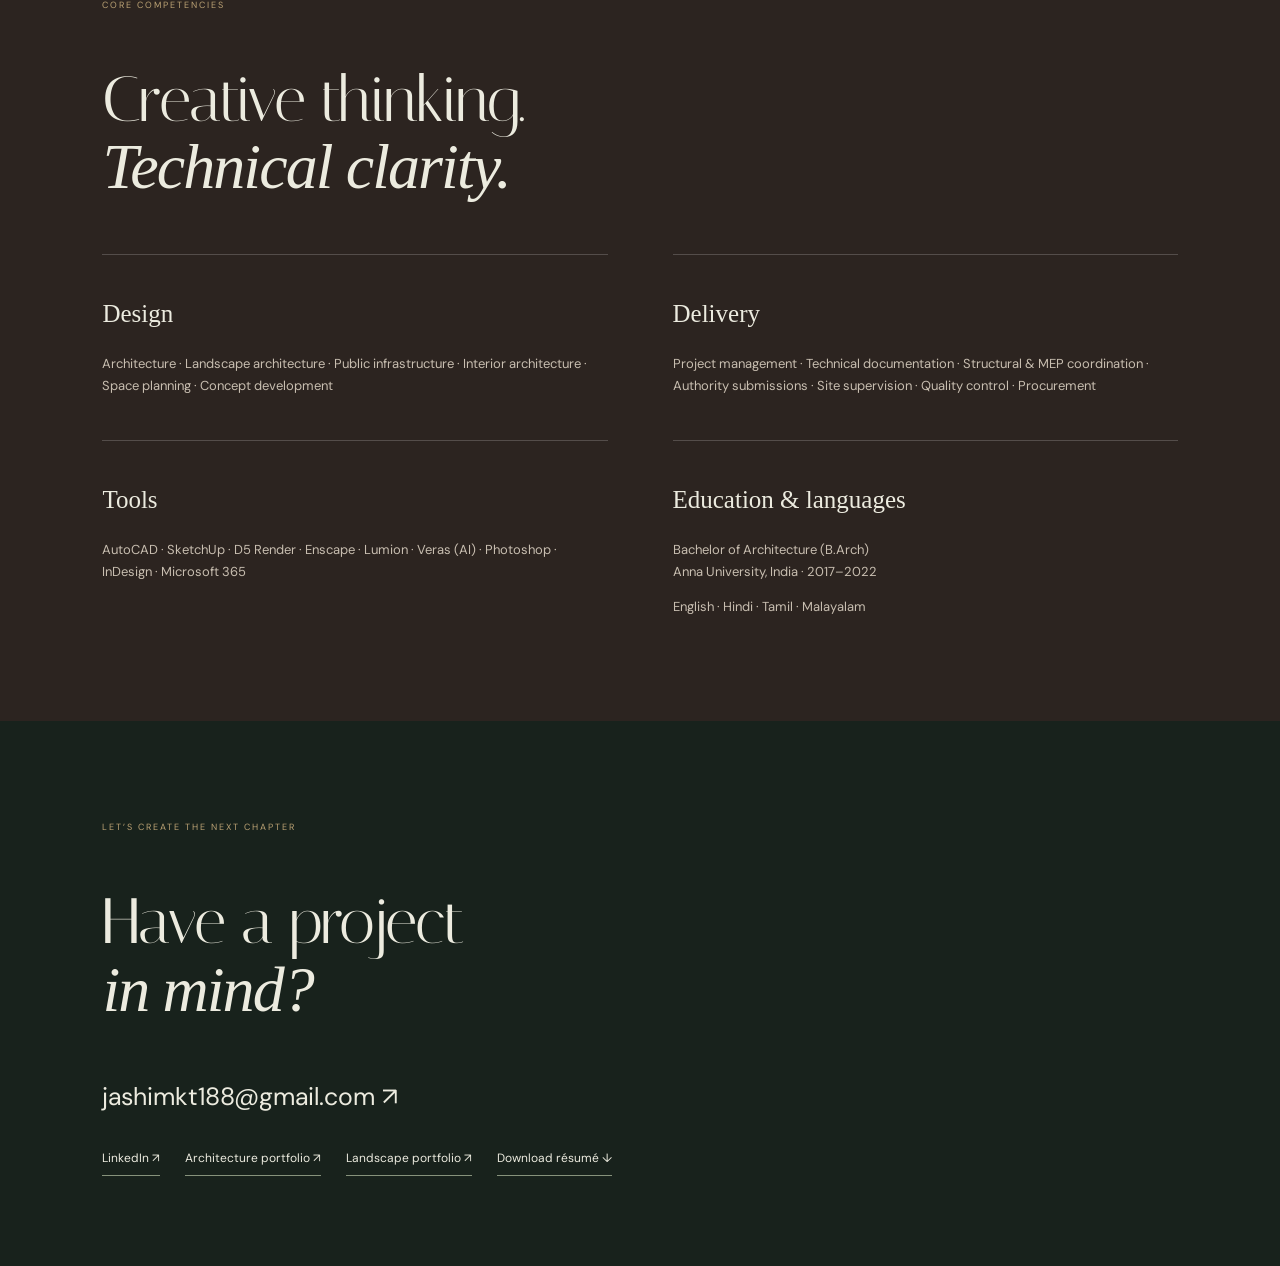
<file: resume.html>
<!doctype html><html lang="en"><head><meta charset="utf-8"><meta name="viewport" content="width=device-width,initial-scale=1"><title>Mohammed Jashim KT — Résumé</title><link rel="stylesheet" href="resume.css"></head><body><div class="cv-progress"></div><nav class="cv-nav"><a href="index.html#about">← Portfolio</a><div><a href="Mohammed-Jashim-KT-Resume.pdf" download>Download PDF ↓</a><button onclick="window.print()">Print résumé</button><button id="cv-motion" aria-pressed="false">Pause motion</button></div></nav><main><header class="cv-hero"><div><p class="eyebrow">DUBAI, UAE / ARCHITECTURE & PROJECT DELIVERY</p><h1>Mohammed<br><em>Jashim KT.</em></h1><h2>Project Manager / Architect</h2><p class="cv-intro">From the first sketch<br>to the final handover.</p><div class="contact"><a href="mailto:jashimkt188@gmail.com">jashimkt188@gmail.com</a><a href="tel:+971552463414">+971 55 246 3414</a><span>Al Karama, Dubai, UAE</span></div></div><figure><img src="assets/portrait.webp" alt="Portrait of Mohammed Jashim KT"><figcaption>DESIGN WITH INTENT. DELIVER WITH PRECISION.</figcaption></figure><a class="scroll-cue" href="#experience">SCROLL THROUGH MY EXPERIENCE ↓</a></header><section class="cv-overview"><p class="eyebrow">PROFILE / THE PRACTICE</p><p>Project Manager and Architect working across residential landscapes, commercial interiors and public infrastructure in Dubai. Experienced in concept design, technical documentation, structural and MEP coordination, authority submissions and site delivery. Combines spatial planning, material sensitivity and advanced 3D visualisation to carry projects from design development through handover.</p><div class="cv-links"><a href="https://www.linkedin.com/in/mohammed-jashim-kt-149450216" target="_blank" rel="noopener noreferrer">LinkedIn ↗</a><a href="https://drive.google.com/file/d/1DtTZuriF5UumIXp8d1BD4xexFLCDkRvc/view?usp=drivesdk" target="_blank" rel="noopener noreferrer">Architecture portfolio ↗</a><a href="https://drive.google.com/file/d/1amPJTLnxNitSf2zWcoVdZ8oyShBZv8Ge/view?usp=sharing" target="_blank" rel="noopener noreferrer">Landscape portfolio ↗</a></div></section><section class="cv-experience" id="experience"><div class="cv-section-title"><p class="eyebrow">THE PROFESSIONAL JOURNEY</p><h2>Experience,<br><em>in perspective.</em></h2><nav><a href="#role-0">2025 — Present</a><a href="#role-1">2023 — 2024</a><a href="#role-2">2022 — 2023</a><a href="#role-3">2021</a></nav></div><div class="cv-timeline"><div class="cv-thread"><i></i></div><article class="cv-role" id="role-0"><div class="cv-date"><span>01</span>Jan 2025 - Present</div><div><h3>Project Manager</h3><p class="employer">Desert Dreams Turf Landscaping & Swimming Pool <span>Dubai, UAE</span></p><ul><li>Lead design development, technical detailing, site coordination and handover for 13+ luxury residential landscape and swimming pool projects.</li><li>Managed the One by Omniyat commercial interior fit-out, including spatial planning, detailed drawings, contractor coordination and site quality control.</li><li>Develop hardscape and softscape plans, water features, bespoke pergolas, pool details, lighting layouts and material selection boards.</li><li>Coordinate structural engineers, MEP consultants, landscape contractors and pool specialists to resolve design and on-site technical challenges.</li><li>Manage procurement, sample approvals, vendor negotiations and client sign-offs; oversee schedules, resources, budgets, site inspections and safety compliance.</li></ul></div></article><article class="cv-role" id="role-1"><div class="cv-date"><span>02</span>Jun 2023 - Dec 2024</div><div><h3>Design & Building Architect</h3><p class="employer">Vision Catalyst LLC <span>Dubai, UAE</span></p><ul><li>Designed RTA portacabin bus stations, premium bus shades and shelters, including spatial planning, structural detailing and technical packages.</li><li>Developed Dubai Customs event structures and winter camp layouts, and Dubai Ambulance event and temporary-structure designs.</li><li>Managed villa design development and detailed two landscape projects responding to client requirements and local environmental conditions.</li><li>Prepared site surveys, feasibility studies, authority submission sets, fabrication details, framing plans and material specifications; coordinated stakeholders and modular assembly.</li><li>Reviewed layouts, structural feasibility and finishes; produced 3D visualisations with Enscape, Lumion and D5, collaborating with interior designers and consultants.</li></ul></div></article><article class="cv-role" id="role-2"><div class="cv-date"><span>03</span>Feb 2022 - May 2023</div><div><h3>Junior Architect</h3><p class="employer">RID Architectural and Engineering <span>India</span></p><ul><li>Prepared working drawings, plans, elevations, sections and construction documentation aligned with local building and zoning regulations.</li><li>Coordinated architectural, structural and MEP information; developed schematic concepts, spatial zoning and 3D visuals for client consultations.</li></ul></div></article><article class="cv-role" id="role-3"><div class="cv-date"><span>04</span>Jul 2021 - Dec 2021</div><div><h3>Architectural Intern</h3><p class="employer">Archinks Infracon Planners Pvt. Ltd. <span>India</span></p><ul><li>Supported schematic drawings, site plans, zoning analysis and specifications; assisted with CAD drafting, 3D modelling, visual presentations and documentation.</li></ul></div></article></div></section><section class="cv-capabilities"><div><p class="eyebrow">CORE COMPETENCIES</p><h2>Creative thinking.<br><em>Technical clarity.</em></h2></div><div class="skill-grid"><article><h3>Design</h3><p>Architecture · Landscape architecture · Public infrastructure · Interior architecture · Space planning · Concept development</p></article><article><h3>Delivery</h3><p>Project management · Technical documentation · Structural & MEP coordination · Authority submissions · Site supervision · Quality control · Procurement</p></article><article><h3>Tools</h3><p>AutoCAD · SketchUp · D5 Render · Enscape · Lumion · Veras (AI) · Photoshop · InDesign · Microsoft 365</p></article><article><h3>Education & languages</h3><p>Bachelor of Architecture (B.Arch)<br>Anna University, India · 2017–2022</p><p>English · Hindi · Tamil · Malayalam</p></article></div></section><footer><p class="eyebrow">LET’S CREATE THE NEXT CHAPTER</p><h2>Have a project<br><em>in mind?</em></h2><a href="mailto:jashimkt188@gmail.com">jashimkt188@gmail.com ↗</a><div class="cv-links"><a href="https://www.linkedin.com/in/mohammed-jashim-kt-149450216" target="_blank" rel="noopener noreferrer">LinkedIn ↗</a><a href="https://drive.google.com/file/d/1DtTZuriF5UumIXp8d1BD4xexFLCDkRvc/view?usp=drivesdk" target="_blank" rel="noopener noreferrer">Architecture portfolio ↗</a><a href="https://drive.google.com/file/d/1amPJTLnxNitSf2zWcoVdZ8oyShBZv8Ge/view?usp=sharing" target="_blank" rel="noopener noreferrer">Landscape portfolio ↗</a><a href="Mohammed-Jashim-KT-Resume.pdf" download>Download résumé ↓</a></div></footer></main><script src="resume.js"></script></body></html>
</file>
<file: style.css>
@import url('https://fonts.googleapis.com/css2?family=DM+Sans:wght@400;500;600&family=Italiana&display=swap');
:root{--paper:#f3f0e9;--ink:#242a24;--green:#3b4638;--line:#cecfc4;--muted:#73776d}*{box-sizing:border-box}html{scroll-behavior:smooth;scroll-padding-top:90px}body{margin:0;background:var(--paper);color:var(--ink);font-family:'DM Sans',Arial,sans-serif;font-size:15px;line-height:1.7}button,a{-webkit-tap-highlight-color:transparent}button{font:inherit;cursor:pointer;color:inherit}a{color:inherit;text-decoration:none}button:focus-visible,a:focus-visible{outline:3px solid #bc8a42;outline-offset:5px}button{background:none;border:0}h1,h2,h3,p{margin-top:0}h1,h2{font-family:'Italiana',Georgia,serif;font-weight:400;line-height:1.05;letter-spacing:-.045em}em{font-family:Georgia,serif;font-weight:400}h1{font-size:clamp(65px,7.5vw,118px);margin-bottom:24px}h2{font-size:clamp(46px,5.5vw,78px);margin-bottom:30px}h3{font-size:24px;font-weight:500;line-height:1.3}.eyebrow{font-size:10px;letter-spacing:2.3px;font-weight:600}.muted{color:var(--muted)}.progress{position:fixed;top:0;left:0;height:3px;background:#bda277;z-index:40;width:0}header{height:90px;display:flex;align-items:center;justify-content:space-between;padding:0 4.5%;background:var(--paper);position:sticky;top:0;z-index:20;border-bottom:1px solid var(--line)}.brand{font-family:Georgia,serif;font-size:32px;display:flex;align-items:center;gap:17px;line-height:1}.brand span{font-family:'DM Sans',sans-serif;font-size:9px;line-height:1.5;letter-spacing:1.4px;border-left:1px solid #999;padding-left:17px}nav{display:flex;gap:33px;font-size:12px}nav a:last-child{border-bottom:1px solid;padding-bottom:5px}.hero{height:calc(100svh - 90px);min-height:660px;max-height:1050px;position:relative;color:white;overflow:hidden}.hero>img{width:100%;height:100%;object-fit:cover;animation:arrival 1.7s ease-out}.hero-shade{position:absolute;inset:0;background:linear-gradient(90deg,rgba(12,25,20,.73),rgba(12,25,20,.04)),linear-gradient(0deg,rgba(12,25,20,.5),transparent 30%)}.hero-top{position:absolute;top:35px;left:4.5%;right:4.5%;display:flex;justify-content:space-between;font-size:10px;letter-spacing:1.8px}.hero-copy{position:absolute;left:8%;bottom:115px}.hero-copy>p:not(.eyebrow){font-size:15px;opacity:.85}.round-link{display:flex;gap:35px;align-items:center;font-size:12px;margin-top:28px}.round-link b{border:1px solid #ffffff70;border-radius:50%;width:48px;height:48px;display:grid;place-items:center;font-size:23px;font-weight:400;transition:.3s}.round-link:hover b{background:white;color:var(--ink);transform:rotate(45deg)}.hero-bottom{position:absolute;bottom:26px;left:4.5%;right:4.5%;display:flex;justify-content:space-between;font-size:9px;letter-spacing:1.7px}.wrap{padding:110px 8%}.intro-grid{display:grid;grid-template-columns:1.15fr 1fr;gap:10%;margin-top:32px}.intro-grid>div{max-width:490px}.large-copy{font-size:23px;line-height:1.6}.intro-grid p:not(.large-copy){color:var(--muted)}.route{display:grid;grid-template-columns:repeat(5,1fr);margin-top:55px;border-top:1px solid var(--line)}.route button{text-align:left;padding:24px 10px 20px 0;border-bottom:1px solid var(--line);transition:.3s}.route button:hover{padding-left:12px;background:#e5e7db}.route small{display:block;font-size:9px;letter-spacing:1.5px;margin-bottom:12px;color:var(--muted)}.feature{display:grid;grid-template-columns:1.2fr 1fr;background:var(--green);color:var(--paper);min-height:650px}.feature>img{width:100%;height:100%;max-height:750px;object-fit:cover}.feature>div{align-self:center;padding:65px 15%}.feature h2{font-size:56px}.feature p:not(.eyebrow){opacity:.75}.text-link{display:inline-block;border-bottom:1px solid;padding:12px 0;font-size:13px}.text-link span{margin-left:40px}.section-heading{display:flex;justify-content:space-between;align-items:end;gap:30px;margin-bottom:35px}.section-heading>p{color:var(--muted)}.filters{display:flex;gap:8px;flex-wrap:wrap;padding-bottom:25px;border-bottom:1px solid var(--line);margin-bottom:22px}.filters button{padding:10px 18px;border:1px solid var(--line);border-radius:30px;font-size:12px;transition:.2s}.filters button.active,.filters button:hover{background:var(--green);color:white;border-color:var(--green)}.project-grid{display:grid;grid-template-columns:1fr 1fr;gap:55px 30px;margin-top:32px}.project-card{text-align:left;padding:0;display:block;width:100%;animation:reveal .6s both}.project-card:nth-child(even){margin-top:65px}.card-image{overflow:hidden;position:relative;background:#deded3;aspect-ratio:1.4}.card-image img{width:100%;height:100%;object-fit:cover;transition:transform .8s}.card-image span{position:absolute;right:18px;bottom:18px;background:var(--paper);border-radius:50%;width:43px;height:43px;display:grid;place-items:center;font-size:23px}.project-card:hover img{transform:scale(1.045)}.card-meta{display:flex;justify-content:space-between;font-size:9px;letter-spacing:1.5px;margin:18px 0 9px;color:var(--muted)}.project-card h3{margin:0 0 6px;font-family:Georgia,serif;font-size:28px;font-weight:400}.project-card p{font-size:12px;color:var(--muted);margin:0}#commercial{max-width:750px;padding:50px 0}#commercial h3{font-family:Georgia,serif;font-size:42px}.drawing-section{display:grid;grid-template-columns:1fr 1.2fr;gap:10%;background:#e5e6dc;align-items:center}.drawing-section p:not(.eyebrow){color:#687060}.drawing-preview{padding:0;text-align:left}.drawing-preview img{width:100%;box-shadow:0 20px 40px #0001}.drawing-preview span{display:flex;justify-content:space-between;margin-top:20px;font-size:10px;letter-spacing:2px}.about{display:grid;grid-template-columns:.65fr 1fr;gap:13%}.portrait{align-self:start;position:sticky;top:140px}.portrait img{width:100%;filter:grayscale(1);aspect-ratio:.85;object-fit:cover}.portrait p{margin-top:24px;font-size:12px;letter-spacing:1.2px}.portrait span{font-size:9px;color:var(--muted)}.about h2{font-size:57px}.about>div>p:not(.eyebrow){color:#687060}.pill{display:inline-block;border:1px solid var(--ink);border-radius:30px;padding:12px 24px;margin:15px 0 50px;font-size:12px}.career{border-top:1px solid var(--line);padding-top:30px}.career article{border-left:1px solid #b7bdb0;padding:0 0 32px 25px;position:relative}.career article:before{content:'';width:7px;height:7px;border:1px solid var(--green);border-radius:50%;position:absolute;left:-5px;top:8px;background:var(--paper)}time{font-size:9px;letter-spacing:1.4px;color:var(--muted)}.career h3{font-size:20px;margin:9px 0}.career p{font-size:12px;margin-bottom:8px}.career p:last-child{color:var(--muted)}.skills{border-top:1px solid var(--line);padding-top:25px;font-size:12px}footer{background:#283329;color:var(--paper);padding:90px 8% 30px}footer h2{font-size:clamp(55px,8vw,110px)}.email{font-size:clamp(16px,2.5vw,32px);border-bottom:1px solid #818879;padding-bottom:10px}.footer-bottom{display:flex;justify-content:space-between;gap:20px;margin-top:90px;padding-top:25px;border-top:1px solid #ffffff30;font-size:10px;letter-spacing:1px}dialog{border:0;padding:0;background:var(--paper);color:var(--ink)}dialog::backdrop{background:#101a16c9;backdrop-filter:blur(7px)}#project-dialog{width:min(1220px,96vw);max-height:94svh}.dialog-toolbar{position:sticky;top:0;z-index:5;background:var(--paper);display:flex;justify-content:space-between;align-items:center;padding:18px 30px;border-bottom:1px solid var(--line);font-size:10px;letter-spacing:1px}.dialog-toolbar button{font-size:13px}.detail-hero{width:100%;max-height:480px;object-fit:cover}.detail-content{padding:45px 6%}.detail-content h2{font-size:60px}.detail-intro{display:grid;grid-template-columns:1fr 1fr;gap:10%;margin-bottom:45px}.detail-intro p{color:var(--muted)}.detail-intro h3{font-family:Georgia,serif;font-size:30px}.moodboard{display:grid;grid-template-columns:1.2fr 1fr;gap:16px;margin:25px 0 55px}.mood-images{display:grid;grid-template-columns:1fr 1fr;gap:10px;height:300px}.mood-images img{width:100%;height:300px;object-fit:cover}.mood-images img:last-child{object-position:right;filter:saturate(.65)}.swatches{display:grid;grid-template-columns:repeat(3,1fr);gap:10px}.swatch{display:flex;flex-direction:column;justify-content:end;background:var(--swatch);padding:13px;position:relative}.swatch:before{content:'';position:absolute;inset:0;opacity:.15;background-image:url("data:image/svg+xml,%3Csvg viewBox='0 0 160 160' xmlns='http://www.w3.org/2000/svg'%3E%3Cfilter id='n'%3E%3CfeTurbulence type='fractalNoise' baseFrequency='.7' numOctaves='3' stitchTiles='stitch'/%3E%3C/filter%3E%3Cpath fill='%23fff' filter='url(%23n)' d='M0 0h160v160H0z'/%3E%3C/svg%3E")}.swatch span{position:relative;background:var(--paper);padding:7px;font-size:10px}.gallery{display:grid;grid-template-columns:1fr 1fr;gap:20px}.gallery button{padding:0;text-align:left}.gallery img{width:100%;aspect-ratio:1.4;object-fit:contain;background:white}.gallery span{font-size:10px;letter-spacing:1px}.next-project{width:100%;border-top:1px solid var(--line);margin-top:45px;padding:25px 0;text-align:right}.detail-note{font-size:11px;color:var(--muted)}#lightbox{width:96vw;height:94svh;max-width:none;max-height:none;background:#202820;color:white}.light-controls{display:flex;justify-content:center;gap:20px;align-items:center;padding:15px;font-size:12px}.light-controls button{border:1px solid #ffffff50;padding:7px 15px}.zoom-area{height:calc(100% - 75px);overflow:auto;display:grid;place-items:start center}.zoom-area img{width:100%;object-fit:contain;cursor:zoom-in;max-height:100%}.zoom-area img.zoomed{width:180%;max-width:none;max-height:none;cursor:zoom-out}.no-scroll{overflow:hidden}@keyframes arrival{from{transform:scale(1.07)}to{transform:scale(1)}}@keyframes reveal{from{opacity:0;transform:translateY(20px)}to{opacity:1;transform:translateY(0)}}@media(max-width:760px){header{height:76px;padding:0 5%}.brand{font-size:26px}.brand span{font-size:7px;padding-left:10px}nav{gap:13px;font-size:10px}nav a:first-child,nav a:last-child{display:none}.hero{height:82svh;min-height:600px}.hero-top span{display:none}.hero-copy{left:7%;right:5%;bottom:100px}.hero h1{font-size:62px}.hero-bottom span:last-child{display:none}.wrap{padding:70px 6%}.intro-grid,.feature,.drawing-section,.about,.detail-intro{grid-template-columns:1fr;gap:25px}.large-copy{font-size:20px}.route{grid-template-columns:1fr 1fr;margin-top:20px}.feature>img{height:400px}.feature>div{padding:45px 7%}.feature h2,.about h2{font-size:49px}.section-heading{display:block}.project-grid{gap:30px 15px}.project-card:nth-child(even){margin-top:30px}.project-card h3{font-size:21px}.card-meta{font-size:7px;letter-spacing:.7px}.card-image{aspect-ratio:1}.card-image span{width:30px;height:30px;right:10px;bottom:10px}.filters button{font-size:11px;padding:8px 12px}.portrait{position:static;max-width:280px}.footer-bottom{flex-direction:column;margin-top:55px}.detail-content{padding:30px 6%}.detail-content h2{font-size:42px}.moodboard{grid-template-columns:1fr}.mood-images,.mood-images img{height:220px}.swatches{height:150px}.gallery{grid-template-columns:1fr}.dialog-toolbar{padding:12px}.dialog-toolbar span{font-size:8px}.light-controls{gap:8px;font-size:10px;flex-wrap:wrap}.light-controls button{padding:6px 10px}}@media(prefers-reduced-motion:reduce){html{scroll-behavior:auto}*,*:before,*:after{animation:none!important;transition:none!important}}
@media(max-width:760px){.hero h1{font-size:clamp(40px,10.8vw,62px)}.hero-copy{bottom:100px}.hero-copy .eyebrow{font-size:8px;letter-spacing:1.4px}.hero-top{top:25px}.hero{min-height:640px}.brand span{letter-spacing:.7px}.mood-images{min-width:0}.swatches{min-width:0}.swatch{padding:7px}.detail-content{overflow-wrap:break-word}}
/* Architectural promenade */
.walk{height:550svh;position:relative;background:#1b241d;color:#f3f0e9}.walk-stage{position:sticky;top:0;height:100svh;min-height:520px;overflow:hidden;isolation:isolate}.walk-scenes,.walk-shade{position:absolute;inset:0}.walk-scene{position:absolute;inset:0;width:100%;height:100%;object-fit:cover;opacity:0;will-change:transform,opacity;transition:opacity 1s ease;transform-origin:50% 55%}.walk-shade{background:linear-gradient(90deg,#101b17cf,transparent 95%),linear-gradient(0deg,#101b17bd,transparent 45%)}.walk-frame{position:absolute;inset:13% 7%;border:1px solid #ffffff25;pointer-events:none}.walk-frame:before,.walk-frame:after{content:'';position:absolute;top:-1px;width:40px;height:40px;border-top:1px solid #f3f0e9}.walk-frame:before{left:-1px;border-left:1px solid}.walk-frame:after{right:-1px;border-right:1px solid}.walk-top{position:absolute;top:12%;left:5%;right:5%;display:flex;justify-content:space-between;align-items:center;font-size:9px;letter-spacing:1.8px;z-index:2}.walk-top>span{background:#1b241d;padding:6px 10px}.walk-top button{background:#1b241d8f;padding:8px 14px;border:1px solid #ffffff40;border-radius:30px;font-size:10px;letter-spacing:0}.walk-copy{position:absolute;left:12%;right:8%;top:50%;transform:translateY(-35%);max-width:700px}.walk-copy h2{font-size:clamp(45px,7.5vw,105px);margin-bottom:22px}.walk-copy>p:not(.eyebrow){max-width:430px;color:#e0e2d9;font-size:15px}.walk-enter{border-bottom:1px solid #ffffff70;padding:15px 0;margin-top:8px;font-size:12px}.walk-bottom{position:absolute;bottom:6%;left:7%;right:7%;display:flex;justify-content:space-between;align-items:center;font-size:10px;letter-spacing:1px}.walk-stops{display:flex;gap:12px}.walk-stops button{width:35px;height:35px;border:1px solid #ffffff55;border-radius:50%;font-size:9px;transition:.4s}.walk-stops button.active{background:#ece9dd;color:#283329;transform:scale(1.15)}.walk-track{position:absolute;bottom:0;left:0;width:100%;height:3px;background:#ffffff20}.walk-track i{display:block;width:100%;height:100%;background:#d5bb86;transform-origin:left;transform:scaleX(0)}[data-reveal]{opacity:0;transform:translateY(35px);transition:opacity .9s ease var(--reveal-delay,0ms),transform 1.1s cubic-bezier(.2,.7,.2,1) var(--reveal-delay,0ms)}[data-reveal].in-view{opacity:1;transform:translateY(0)}.project-card[data-reveal]{animation:none}.portrait img{object-position:50% 30%;aspect-ratio:191/261}.gallery button img,.mood-images img{transition:transform .7s ease}.gallery button:hover img{transform:scale(1.025)}.route button:hover{transform:translateY(-5px)}.hero{overflow:hidden}.hero>img{will-change:transform}.motion-paused *{animation:none!important;transition:none!important}.motion-paused [data-reveal]{opacity:1;transform:none}.motion-paused .hero>img{transform:none!important}.motion-paused{scroll-behavior:auto}.walk-top span{max-width:65%}@media(max-width:760px){.walk{height:450svh}.walk-frame{inset:15% 5% 17%}.walk-top{top:15%;left:5%;right:5%;font-size:7px;letter-spacing:1px}.walk-copy{left:9%;right:8%;top:48%}.walk-copy h2{font-size:clamp(37px,10vw,68px)}.walk-copy>p:not(.eyebrow){font-size:13px;max-width:310px}.walk-bottom{bottom:6%;flex-wrap:wrap;gap:18px}.walk-bottom>a{width:100%;text-align:center}.walk-stops{gap:8px}.walk-stops button{width:29px;height:29px}.walk-enter{font-size:11px}.walk-frame{pointer-events:none}}@media(prefers-reduced-motion:reduce){[data-reveal]{opacity:1;transform:none}.walk-scene{transition:none;will-change:auto}.hero>img{transform:none!important}}

.art-category:not([hidden]){display:grid;grid-template-columns:1fr .55fr;gap:12%;padding:50px 0;align-items:center}.art-category h3{font:60px/1.1 Georgia,serif}.art-category img{width:100%;max-height:410px;object-fit:cover}.art-category p{max-width:520px}.art-category .pill{margin-bottom:15px}@media(max-width:760px){.art-category:not([hidden]){grid-template-columns:1fr;gap:25px}.art-category h3{font-size:44px}.art-category img{max-width:230px}}
/* Enter the architecture */
#project-dialog.immersive-project{width:100vw;max-width:none;height:100dvh;max-height:none;margin:0;scroll-behavior:smooth;overscroll-behavior:contain}.immersive-project>.dialog-toolbar{position:fixed;top:0;left:0;right:0;background:#20291fbd;color:#fff;border-bottom:1px solid #ffffff25;backdrop-filter:blur(12px);height:55px;z-index:15}.project-entry{height:165svh;background:#18231d;color:#fff}.entry-stage{height:100svh;min-height:560px;position:sticky;top:0;overflow:hidden}.entry-image,.entry-shade{position:absolute;inset:0;width:100%;height:100%;object-fit:cover}.entry-image{will-change:transform}.entry-shade{background:linear-gradient(0deg,#102017b8,transparent 85%),linear-gradient(90deg,#10201777,transparent)}.entry-title{position:absolute;left:9%;right:9%;bottom:18%;max-width:950px}.entry-title h2{font-size:clamp(50px,8vw,115px);margin-bottom:20px}.entry-title>p:not(.eyebrow){font-size:20px}.entry-title button{color:white;padding:18px 0;border-bottom:1px solid #ffffff70;font-size:13px}.entry-title button span{display:inline-block;margin-left:35px;animation:step-arrow 2s ease-in-out infinite}.entry-bottom{position:absolute;bottom:35px;left:5%;right:5%;display:flex;justify-content:space-between;font-size:9px;letter-spacing:2px}.entry-lines{position:absolute;inset:100px 5% 80px;border:1px solid #ffffff35;pointer-events:none;will-change:transform}.project-route{position:sticky;top:55px;z-index:10;display:flex;justify-content:space-between;align-items:center;gap:20px;background:#eeeae2f2;backdrop-filter:blur(12px);padding:14px 5%;font-size:11px;border-bottom:1px solid #c8cebf}.project-route>span{max-width:200px;white-space:nowrap;overflow:hidden;text-overflow:ellipsis}.project-route>div{display:flex;gap:18px}.project-route button{font-size:10px;padding:8px 0;white-space:nowrap;border-bottom:1px solid transparent}.project-route button.active{border-color:#3b4638}.project-route>i{position:absolute;bottom:0;left:0;width:100%;height:2px;background:#536642;transform:scaleX(0);transform-origin:left}.immersive-project .detail-content{padding:75px 9% 0}.project-walk{height:calc(var(--view-count,3) * 85svh);margin:55px -11% 75px;background:#252e26;color:#f3f0e9}.project-view-stage{height:calc(100svh - 115px);min-height:460px;position:sticky;top:115px;display:flex;flex-direction:column;padding:25px 5%}.view-heading,.view-caption{display:flex;justify-content:space-between;gap:20px;font-size:9px;letter-spacing:1.5px}.view-heading p{margin:0}.view-images{position:relative;flex:1;min-height:0;margin:20px 0;overflow:hidden;background:#e9e7df}.tour-view{position:absolute;inset:0;width:100%;height:100%;padding:0;opacity:0;pointer-events:none;transition:opacity .65s ease;overflow:hidden}.tour-view.active{opacity:1;pointer-events:auto}.tour-view img{width:100%;height:100%;object-fit:contain}.tour-view>span{position:absolute;bottom:16px;right:16px;padding:10px 15px;background:#253123;color:white;font-size:9px;letter-spacing:1px}.view-ticks{display:flex;gap:7px;padding-top:15px}.view-ticks button{height:15px;flex:1;border-top:2px solid #ffffff40}.view-ticks button.active{border-color:#cfb889}.immersive-project .moodboard{padding:30px;background:#e5e4d8;margin-top:25px;margin-bottom:90px}.immersive-project .gallery{gap:45px}.immersive-project .next-project{position:relative;min-height:400px;padding:0;display:block;overflow:hidden;text-align:left;color:white;border:0;margin-top:90px}.next-project>img{position:absolute;inset:0;width:100%;height:100%;object-fit:cover;transition:transform 1s}.next-project:hover>img{transform:scale(1.1)}.next-project>span{position:relative;z-index:1;display:flex;flex-direction:column;justify-content:center;gap:22px;min-height:400px;padding:50px;background:linear-gradient(90deg,#17291bce,transparent)}.next-project small{letter-spacing:2px;font-size:9px}.next-project strong{font:clamp(35px,5vw,65px)/1.1 Georgia,serif}.next-project b{font-size:12px;font-weight:400}.project-portal{position:fixed;z-index:100;pointer-events:none;overflow:hidden;box-shadow:0 0 0 100vmax #16251d50}.project-portal img{width:100%;height:100%;object-fit:cover}.card-image{transition:transform .4s ease;transform-style:preserve-3d}.project-card:focus-visible .card-image img{transform:scale(1.05)}@keyframes step-arrow{0%,100%{transform:translateY(-3px)}50%{transform:translateY(5px)}}@media(max-width:760px){.project-route{padding:8px 4%;display:block;top:55px}.project-route>span{display:none}.project-route>div{gap:17px;overflow:auto}.project-route button{font-size:9px}.entry-title{left:8%;right:8%;bottom:20%}.entry-title h2{font-size:clamp(43px,11vw,75px)}.entry-title>p:not(.eyebrow){font-size:15px}.entry-bottom{font-size:7px;letter-spacing:1px}.entry-bottom span:last-child{max-width:40%;text-align:right}.project-entry{height:150svh}.entry-stage{min-height:550px}.project-view-stage{top:100px;height:calc(100svh - 100px);min-height:450px;padding:22px 4%}.view-heading{font-size:8px}.view-heading .eyebrow{font-size:8px;letter-spacing:1px}.view-caption{font-size:7px;letter-spacing:.5px}.immersive-project .detail-content{padding:45px 6% 0}.project-walk{margin:40px -6.8% 55px}.immersive-project .moodboard{padding:15px;margin-bottom:55px}.immersive-project .next-project,.next-project>span{min-height:330px}.next-project>span{padding:30px}.immersive-project .gallery{gap:25px}}@media(prefers-reduced-motion:reduce){.entry-image,.entry-lines{transform:none!important}.entry-title{opacity:1!important}.project-entry{height:100svh}.project-portal{display:none}}.motion-paused .entry-image,.motion-paused .entry-lines{transform:none!important}.motion-paused .entry-title{opacity:1!important}
/* Scroll-controlled spatial gallery and drawing transformation */
.spatial-enabled{height:700svh}.spatial-enabled .walk-stage{background:var(--room-tint,#18291e);transition:background 1.5s}.spatial-enabled .walk-scenes{display:none}.spatial-scene{position:absolute;inset:0;perspective:950px;perspective-origin:50% 45%;overflow:hidden}.spatial-camera{position:absolute;inset:0;transform-style:preserve-3d;will-change:transform}.spatial-room{position:absolute;inset:0;transform-style:preserve-3d;will-change:transform,opacity}.room-main{position:absolute;inset:12% 13% 8%;transform-style:preserve-3d;box-shadow:0 35px 100px #0008}.room-main img{width:100%;height:100%;object-fit:cover}.room-wing{position:absolute;top:17%;width:47%;height:68%;transform-style:preserve-3d;opacity:.65;overflow:hidden}.room-wing img{width:100%;height:100%;object-fit:cover}.room-left{left:-22%;transform:rotateY(65deg);transform-origin:right}.room-right{right:-22%;transform:rotateY(-65deg);transform-origin:left}.room-outline{position:absolute;inset:8% 8% 3%;border:1px solid #dfe6c665;transform:translateZ(150px);pointer-events:none}.room-number{position:absolute;left:6%;top:10%;font:200px/1 Georgia,serif;color:#ffffff25;transform:translateZ(90px)}.room-word{position:absolute;bottom:5%;left:2%;font:clamp(90px,17vw,260px)/1 Georgia,serif;letter-spacing:-.06em;color:#e9e5d380;white-space:nowrap;pointer-events:none}.spatial-floor{position:absolute;width:400%;height:10000px;left:-150%;top:90%;background-image:linear-gradient(#c0d0b522 1px,transparent 1px),linear-gradient(90deg,#c0d0b522 1px,transparent 1px);background-size:130px 130px;transform:rotateX(90deg);transform-origin:top;backface-visibility:visible}.spatial-enabled .walk-shade{background:linear-gradient(90deg,#0c180ad9,transparent 80%),linear-gradient(0deg,#101a1488,transparent 55%)}.spatial-enabled .walk-frame{display:none}.spatial-enabled .walk-copy{left:8%;top:48%;z-index:3;max-width:700px}.spatial-enabled .walk-copy h2{font-size:clamp(50px,7vw,100px)}.spatial-enabled .walk-copy p:not(.eyebrow){max-width:330px}.spatial-enabled .walk-bottom,.spatial-enabled .walk-top{z-index:4}.still-scene .room-main{inset:0;transform:none!important}.still-scene .room-wing,.still-scene .room-word,.still-scene .room-number,.still-scene .room-outline,.still-scene .spatial-floor{display:none}.design-evolution{height:320svh;background:#dddcd2}.evolution-stage{height:100svh;min-height:650px;position:sticky;top:0;display:grid;grid-template-columns:.8fr 1.2fr;gap:6%;align-items:center;padding:105px 7% 65px;overflow:hidden}.evolution-copy h2{font-size:clamp(50px,5.5vw,85px)}.evolution-copy>p:not(.eyebrow){max-width:310px;color:#69705f}.evolution-phases{display:flex;flex-direction:column;gap:14px;font-size:9px;letter-spacing:2px;margin:30px 0}.evolution-phases span{opacity:.35;transition:opacity .6s,transform .6s}.evolution-phases span.active{opacity:1;transform:translateX(12px)}.evolution-model{position:relative;aspect-ratio:1.1;perspective:1300px}.evolution-model>img{position:absolute;inset:0;width:100%;height:100%;object-fit:contain;transform-origin:center;will-change:transform,opacity,clip-path}.evolution-plan{box-shadow:10px 20px 50px #1e322333}.evolution-render{object-fit:cover!important;clip-path:inset(100% 0 0 0)}.evolution-grid{position:absolute;inset:-10%;background-image:linear-gradient(#48613a22 1px,transparent 1px),linear-gradient(90deg,#48613a22 1px,transparent 1px);background-size:30px 30px}.evolution-label{position:absolute;left:0;right:0;bottom:-45px;display:flex;justify-content:space-between;font-size:8px;letter-spacing:1.5px}.evolution-progress{height:3px;background:#acb29f;position:absolute;bottom:0;left:0;right:0}.evolution-progress i{display:block;height:100%;background:#4b6039;transform-origin:left}.light-sweep{position:absolute;inset:0;pointer-events:none;background:linear-gradient(115deg,transparent 30%,#e5d4a510 48%,transparent 64%);background-size:230% 100%;animation:light-drift 12s ease-in-out infinite;mix-blend-mode:screen}.studio-ribbon{overflow:hidden;background:#293629;color:#d9dccb;padding:30px 0;white-space:nowrap}.studio-ribbon>div{width:max-content;font:clamp(32px,5vw,65px)/1.2 Georgia,serif;letter-spacing:2px;animation:ribbon-flow 55s linear infinite}.studio-ribbon i{font:inherit;font-style:normal;margin:0 35px;color:#849471}@keyframes ribbon-flow{to{transform:translateX(-50%)}}@keyframes light-drift{0%,100%{background-position:100% 0}50%{background-position:0 0}}@media(max-width:760px){.spatial-enabled{height:550svh}.spatial-scene{perspective:600px}.room-main{inset:10% 0 8%}.room-wing{width:65%;opacity:.45}.room-left{left:-40%}.room-right{right:-40%}.room-word{font-size:100px;bottom:11%}.room-number{font-size:120px;top:19%}.room-outline{inset:15% 2% 15%}.spatial-enabled .walk-copy h2{font-size:clamp(40px,10vw,70px)}.spatial-enabled .walk-copy{top:48%}.spatial-enabled .walk-copy p:not(.eyebrow){max-width:260px}.evolution-stage{min-height:700px;grid-template-columns:1fr;gap:20px;padding:105px 7% 75px;align-content:center}.evolution-copy h2{font-size:40px;margin-bottom:15px}.evolution-copy h2 br{display:none}.evolution-copy h2 em:before{content:' '}.evolution-copy>p:not(.eyebrow){font-size:12px;margin-bottom:10px}.evolution-phases{flex-direction:row;gap:15px;font-size:7px;letter-spacing:.7px;margin:15px 0}.evolution-phases span.active{transform:translateY(-3px)}.evolution-copy .text-link{font-size:10px;padding:5px 0}.evolution-model{max-height:35svh;aspect-ratio:1.5;width:100%}.evolution-label{font-size:6px;bottom:-30px;letter-spacing:.8px}.design-evolution{height:270svh}.studio-ribbon{padding:22px 0}}@media(prefers-reduced-motion:reduce){.studio-ribbon>div,.light-sweep{animation:none}.spatial-enabled .walk-stage{transition:none}}.motion-paused .studio-ribbon>div,.motion-paused .light-sweep{animation-play-state:paused}
/* Independent dark palettes and scroll-linked headings for every collection. */
.atlas{padding-left:0;padding-right:0;background:#151b18;color:#e9e6dc}.atlas>.section-heading,.atlas>.filters,.atlas>#count,.collection-jumps{margin-left:8%;margin-right:8%}.atlas>.section-heading>p{color:#a8b4a5}.atlas .filters{border-color:#475145}.atlas .filters button{border-color:#63715e;color:#e9e6dc}.atlas .filters button.active{background:#e5e6d8;color:#26382e}.collection-jumps{display:flex;gap:20px;flex-wrap:wrap;padding:5px 0 25px;font-size:11px;color:#b7c5ad}.collection-jumps a{border-bottom:1px solid #596b50;padding-bottom:5px}.collection{padding:75px 8% 90px;position:relative;overflow:hidden;--section-accent:#9fad83}.collection-landscape{background:#19291f}.collection-residential{background:#28211d;--section-accent:#c4a789}.collection-interior{background:#252126;--section-accent:#c4a7be}.collection-public{background:#1b252e;--section-accent:#91b6c3}.collection-events{background:#272021;--section-accent:#d1ad74}.collection-heading{display:flex;gap:30px;align-items:center;position:relative;border-bottom:1px solid #ffffff25;padding-bottom:30px}.collection-number{font:clamp(70px,11vw,155px)/1 Georgia,serif;color:var(--section-accent);opacity:.25;will-change:transform}.collection-heading h2{font-size:clamp(35px,4vw,60px);margin:8px 0 15px}.collection-heading p:not(.eyebrow){font-size:12px;opacity:.65}.collection-heading .eyebrow{color:var(--section-accent)}.collection-count{margin-left:auto;font-size:9px;letter-spacing:2px;white-space:nowrap}.collection .project-card h3{color:#eee9df}.collection .project-card p,.collection .card-meta{color:#b6bdb0}.collection .card-image{background:#0003}.collection .card-image span{color:#26382e}.collection .project-grid{margin-top:45px}.art-category:not([hidden]){display:block;background:#18151e;color:#e6e0eb;padding:90px 8%;border-top:1px solid #ffffff25}.art-category h3{font-size:clamp(55px,8vw,105px)}.art-category .eyebrow{color:#b39bc5}.art-category .detail-note{color:#a79cad}.art-category>div{max-width:700px}.portfolio-library{background:#e8e6dc}.portfolio-library .pill{margin:15px 15px 0 0}.resume-actions{display:flex;flex-wrap:wrap;gap:10px;margin:20px 0 35px}.resume-actions .pill{margin:0;font-size:10px;padding:10px 15px}#commercial{padding:60px 8%;max-width:none;background:#26241e}.collection-jumps a:hover{color:white}@media(max-width:760px){.collection{padding:45px 6% 60px}.collection-heading{gap:15px;align-items:start}.collection-number{font-size:65px}.collection-heading h2{font-size:32px}.collection-count{display:none}.collection-heading p:not(.eyebrow){font-size:10px}.collection-jumps{gap:14px;font-size:10px}.art-category:not([hidden]){padding:60px 6%}.collection .project-grid{gap:30px 15px}.atlas>.section-heading,.atlas>.filters,.atlas>#count,.collection-jumps{margin-left:6%;margin-right:6%}}

/* The art destination stays visible independently of project filters. */
.art-nav-link{display:inline-block!important;color:#71587c;font-weight:600}#art-gallery-title{font-size:clamp(55px,8vw,105px);margin:15px 0 30px}#art-gallery-title span{display:block;font:14px/1.6 'DM Sans',Arial,sans-serif;letter-spacing:2px;margin-top:22px;color:#c1aacf}#art-category{scroll-margin-top:90px;min-height:430px}#art-category .detail-note{margin-top:30px;padding-top:22px;border-top:1px solid #ffffff20}@media(max-width:450px){header .brand span{display:none}header nav{gap:13px;font-size:10px}header .brand{font-size:25px}.art-nav-link{max-width:45px;line-height:1.4}}

/* Opening photograph: preserve the lit garden as the focal point. */
.hero>img{object-position:62% 50%}.hero-shade{background:linear-gradient(90deg,rgba(10,21,17,.77),rgba(10,21,17,.2) 58%,rgba(10,21,17,.06)),linear-gradient(0deg,rgba(10,21,17,.68),transparent 30%)}@media(max-width:760px){.hero>img{object-position:60% center}.hero-shade{background:linear-gradient(90deg,#0c1917b8,#0c19173d),linear-gradient(0deg,#0c191799,transparent 45%)}}
/* Responsive interactive architecture: touch scrolling remains native. */
.pavilion-section{height:210svh;background:#10201b;color:#e8eadb}.pavilion-stage{height:100svh;min-height:620px;position:sticky;top:0;display:grid;grid-template-columns:.8fr 1.2fr;grid-template-rows:1fr auto auto;align-items:center;padding:115px 7% 35px;gap:12px 3%;overflow:hidden}.pavilion-heading h2{font-size:clamp(48px,5.8vw,85px);margin:20px 0}.pavilion-heading>p:not(.eyebrow){max-width:330px;color:#c2ccbb;font-size:14px}.pavilion-heading .pavilion-caption{font-size:10px!important;color:#80957d!important;margin-top:30px}.pavilion-viewport{width:100%;height:min(60svh,650px);position:relative;min-width:0}.pavilion-viewport canvas{width:100%;height:100%;display:block;touch-action:pan-y;cursor:grab}.pavilion-viewport canvas:active{cursor:grabbing}.pavilion-label{position:absolute;left:5%;right:5%;bottom:8px;display:flex;justify-content:space-between;font-size:8px;letter-spacing:1.4px;color:#91a88a;pointer-events:none}.pavilion-controls{grid-column:1/-1;display:flex;justify-content:center;align-items:center;gap:12px;flex-wrap:wrap}.pavilion-controls button{border:1px solid #60785a;border-radius:25px;min-height:44px;min-width:44px;padding:8px 18px;font-size:11px;color:#e8eadb}.pavilion-controls button[aria-pressed=true]{background:#304a37}.pavilion-controls label{display:flex;align-items:center;gap:12px;font-size:10px;margin:0 10px}.pavilion-controls input{accent-color:#b7caa4;width:130px;min-height:44px}.pavilion-hint{grid-column:1/-1;text-align:center;font-size:8px;letter-spacing:1.5px;color:#80957d;margin:5px 0}.journey-map{position:fixed;right:18px;top:50%;transform:translateY(-50%);z-index:19;display:flex;flex-direction:column;gap:3px;background:#152219b8;backdrop-filter:blur(10px);border:1px solid #ffffff20;border-radius:25px;padding:10px 5px}.journey-map a{position:relative;width:28px;height:32px;display:grid;place-items:center}.journey-map i{width:5px;height:5px;border:1px solid #d0dac7;border-radius:50%;transition:transform .3s,background .3s}.journey-map a.active i{background:#d0dac7;transform:scale(1.7)}.journey-map span{position:absolute;right:38px;white-space:nowrap;background:#152219ed;padding:3px 10px;border-radius:15px;font-size:10px;color:#dce1d7;opacity:0;pointer-events:none;transition:opacity .2s}.journey-map a:hover span,.journey-map a:focus-visible span{opacity:1}.collection .card-image{border-radius:2px}.feature>img{transition:filter .5s}.feature:hover>img{filter:brightness(1.08)}@media(min-width:1800px){.wrap{padding-left:max(8%,calc((100vw - 1500px)/2));padding-right:max(8%,calc((100vw - 1500px)/2))}.hero-copy{left:max(8%,calc((100vw - 1500px)/2))}}@media(max-width:1000px){.pavilion-stage{padding-left:6%;padding-right:6%;grid-template-columns:1fr 1fr}.pavilion-heading h2{font-size:55px}.journey-map{right:8px}.pavilion-viewport{height:50svh}}@media(max-width:760px){.pavilion-section{height:180svh}.pavilion-stage{grid-template-columns:1fr;grid-template-rows:auto minmax(200px,1fr) auto auto;gap:8px;padding:90px 6% 25px;min-height:670px}.pavilion-heading h2{font-size:42px;margin:10px 0}.pavilion-heading h2 br{display:none}.pavilion-heading h2 em:before{content:' '}.pavilion-heading>p:not(.eyebrow){font-size:12px;margin:8px 0;max-width:100%}.pavilion-heading .pavilion-caption{margin-top:8px;font-size:9px!important}.pavilion-heading .eyebrow{font-size:8px;letter-spacing:1px}.pavilion-viewport{height:100%;min-height:230px}.pavilion-controls{gap:7px}.pavilion-controls button{font-size:10px;padding:7px 11px}.pavilion-controls label{width:100%;justify-content:center;order:2}.pavilion-controls input{width:180px}.pavilion-label{font-size:6px}.pavilion-hint{font-size:6px;letter-spacing:.8px}.journey-map{display:none}.hero,.entry-stage,.walk-stage{min-height:600px}.project-grid{grid-template-columns:1fr 1fr}header nav a{min-height:44px;display:flex;align-items:center}header nav a:first-child,header nav a:last-child{display:none}.filters button{min-height:44px}.card-image span{min-width:35px;min-height:35px}.light-controls button{min-height:44px}}@media(max-width:380px){.project-grid{grid-template-columns:1fr}.project-card:nth-child(even){margin-top:0}.card-image{aspect-ratio:1.25}.collection-number{font-size:45px}.collection-heading h2{font-size:29px}.hero h1{font-size:38px}.pavilion-stage{min-height:720px}.pavilion-heading h2{font-size:37px}.dialog-toolbar span{max-width:65%;letter-spacing:.5px}.project-route>div{gap:12px}.project-route button{min-height:40px}.walk-top>span{max-width:56%}}@media(max-height:550px) and (orientation:landscape){.pavilion-stage,.walk-stage,.entry-stage,.evolution-stage{position:relative;height:auto;min-height:620px}.pavilion-section,.walk,.spatial-enabled,.project-entry,.design-evolution{height:auto}.pavilion-stage{grid-template-columns:1fr 1fr;padding-top:95px}.pavilion-viewport{height:400px}.project-view-stage{position:relative;top:0;height:500px}.project-walk{height:auto}}@media(prefers-reduced-motion:reduce){.pavilion-section{height:auto}.pavilion-stage{position:relative}.pavilion-viewport canvas{cursor:default}.journey-map i{transition:none}}
</file>
<file: resume.css>
@import url('https://fonts.googleapis.com/css2?family=DM+Sans:wght@400;500;600&family=Italiana&display=swap');
:root{--bg:#17231d;--text:#ecebdf;--accent:#bba274}*{box-sizing:border-box}html{scroll-behavior:smooth;scroll-padding-top:100px}body{margin:0;background:var(--bg);color:var(--text);font:15px/1.7 'DM Sans',Arial,sans-serif}a{color:inherit;text-decoration:none}button{font:inherit;cursor:pointer;color:inherit;background:none;border:0}a:focus-visible,button:focus-visible{outline:2px solid var(--accent);outline-offset:5px}.cv-nav{position:sticky;top:0;z-index:10;background:#17231deb;backdrop-filter:blur(15px);display:flex;justify-content:space-between;padding:22px 6%;border-bottom:1px solid #ffffff25;font-size:12px}.cv-nav>div{display:flex;gap:25px}.cv-progress{position:fixed;top:0;left:0;height:3px;background:var(--accent);z-index:20;width:0}.cv-hero{position:relative;min-height:88svh;display:grid;grid-template-columns:1.4fr .7fr;align-items:center;gap:8%;padding:75px 8% 100px;overflow:hidden}h1,h2{font-family:'Italiana',Georgia,serif;font-weight:400;line-height:1.05;letter-spacing:-.03em}h1{font-size:clamp(65px,8vw,120px);margin:24px 0}em{font-family:Georgia,serif;font-weight:400}.cv-hero h2{font:16px 'DM Sans',sans-serif;letter-spacing:2px;text-transform:uppercase}.eyebrow{font-size:9px;letter-spacing:2px;color:var(--accent)}.cv-intro{font-size:24px;line-height:1.4;margin:28px 0}.contact{display:flex;flex-direction:column;font-size:12px;color:#c0c9bc;gap:6px}figure{margin:0;max-width:330px;justify-self:end;width:100%}figure img{display:block;width:100%;height:auto;aspect-ratio:191/261;object-fit:contain}figcaption{font-size:8px;letter-spacing:1.5px;margin-top:20px;color:#aebba8}.scroll-cue{position:absolute;bottom:35px;left:8%;font-size:9px;letter-spacing:2px}.cv-overview{background:#eae8dc;color:#26382e;padding:80px 14%}.cv-overview>p:not(.eyebrow){font:28px/1.6 Georgia,serif;max-width:1000px}.cv-links{display:flex;flex-wrap:wrap;gap:25px;margin-top:30px;font-size:12px}.cv-links a{border-bottom:1px solid #86927b;padding-bottom:6px}.cv-experience{display:grid;grid-template-columns:.75fr 1.25fr;gap:10%;padding:110px 8%;background:#1c2428}.cv-section-title{position:sticky;top:130px;align-self:start}.cv-section-title h2,.cv-capabilities h2,footer h2{font-size:clamp(45px,5vw,72px)}.cv-section-title nav{display:flex;flex-direction:column;gap:16px;font-size:11px;color:#b4bdb7}.cv-timeline{position:relative;padding-left:28px}.cv-thread{position:absolute;left:0;top:0;bottom:0;width:1px;background:#ffffff25}.cv-thread i{display:block;width:2px;height:100%;background:var(--accent);transform-origin:top;transform:scaleY(0)}.cv-role{position:relative;padding:0 0 60px}.cv-role:before{content:'';position:absolute;left:-33px;top:8px;width:9px;height:9px;border:1px solid var(--accent);border-radius:50%;background:#1c2428}.cv-date{font-size:10px;letter-spacing:1px;color:var(--accent);display:flex;gap:20px}.cv-date span{opacity:.5}.cv-role h3{font:30px Georgia,serif;margin:20px 0 10px}.employer{font-size:13px}.employer span{display:block;color:#9eaaa6;font-size:11px}.cv-role ul{padding-left:16px;font-size:13px;color:#c4ccc4}.cv-role li{margin-bottom:12px}.cv-capabilities{padding:90px 8%;background:#2c2420}.skill-grid{display:grid;grid-template-columns:1fr 1fr;gap:30px 65px}.skill-grid article{border-top:1px solid #ffffff30;padding-top:20px}.skill-grid h3{font:25px Georgia,serif}.skill-grid p{font-size:13px;color:#c8beb0}footer{padding:90px 8%;background:#18221c}footer>a{font-size:25px}.cv-reveal{opacity:0;transform:translateY(35px);transition:opacity .9s,transform 1s}.cv-reveal.visible{opacity:1;transform:none}.motion-off .cv-reveal{opacity:1;transform:none}.motion-off *{animation:none!important;transition:none!important}.motion-off{scroll-behavior:auto}@media(max-width:700px){.cv-nav{padding:16px 5%;font-size:10px}.cv-nav>div{gap:14px}.cv-nav button{font-size:10px}#cv-motion{display:none}.cv-hero{grid-template-columns:1fr;padding:45px 7% 90px;gap:35px}.cv-hero h1{font-size:65px}.cv-hero figure{justify-self:start;max-width:200px}.cv-intro{font-size:20px}.cv-overview{padding:55px 7%}.cv-overview>p:not(.eyebrow){font-size:22px}.cv-experience{grid-template-columns:1fr;padding:65px 7%;gap:35px}.cv-section-title{position:static}.cv-section-title nav{flex-direction:row;flex-wrap:wrap;font-size:9px}.cv-capabilities{padding:60px 7%}.skill-grid{grid-template-columns:1fr}.cv-role h3{font-size:26px}footer>a{font-size:18px}}@media(prefers-reduced-motion:reduce){html{scroll-behavior:auto}.cv-reveal{opacity:1;transform:none}*{animation:none!important;transition:none!important}}@media print{@page{size:A4;margin:12mm}html,body{background:white;color:#17231d;font:9pt/1.3 Arial,sans-serif}h1,h2,h3,p{margin:0 0 6pt!important}.cv-nav,.cv-progress,.scroll-cue,.cv-section-title nav,.cv-thread,footer{display:none!important}.cv-hero{padding:0 0 10pt;min-height:0;display:grid;grid-template-columns:1fr 75pt;gap:15pt}.cv-hero h1{font:bold 24pt Arial,sans-serif}.cv-hero h1 br{display:none}.cv-hero h1 em{font:bold 24pt Arial,sans-serif}.cv-hero h2{font-size:10pt}.cv-hero figure{width:65pt}.cv-hero figure img{width:65pt;height:auto}.cv-intro,figcaption{display:none}.contact{font-size:8pt;gap:1pt}.eyebrow{font-size:7pt;color:#52694e}.cv-overview,.cv-experience,.cv-capabilities{padding:10pt 0;background:white;display:block}.cv-overview>p:not(.eyebrow){font:9pt/1.35 Arial,sans-serif}.cv-links{margin:5pt 0;gap:15pt;font-size:8pt}.cv-section-title h2,.cv-capabilities h2{font:bold 12pt Arial,sans-serif}.cv-section-title h2 br,.cv-capabilities h2 br{display:none}.cv-timeline{padding:0}.cv-role{padding:8pt 0;break-inside:avoid}.cv-role:before{display:none}.cv-date{font-size:7pt;color:#52694e}.cv-role h3{font:bold 10pt Arial,sans-serif}.employer{font-size:8pt}.employer span{display:inline;margin-left:10pt;color:#52694e;font-size:8pt}.cv-role ul{font-size:8pt;color:#17231d;margin:4pt 0;padding-left:12pt}.cv-role li{margin:2pt 0}.skill-grid{display:grid;grid-template-columns:1fr 1fr;gap:8pt 20pt}.skill-grid article{padding:5pt 0;border-color:#bbb;break-inside:avoid}.skill-grid h3{font:bold 9pt Arial,sans-serif}.skill-grid p{font-size:8pt;color:#17231d}.cv-reveal{opacity:1!important;transform:none!important}.cv-hero figure{transform:none!important}}
</file>
